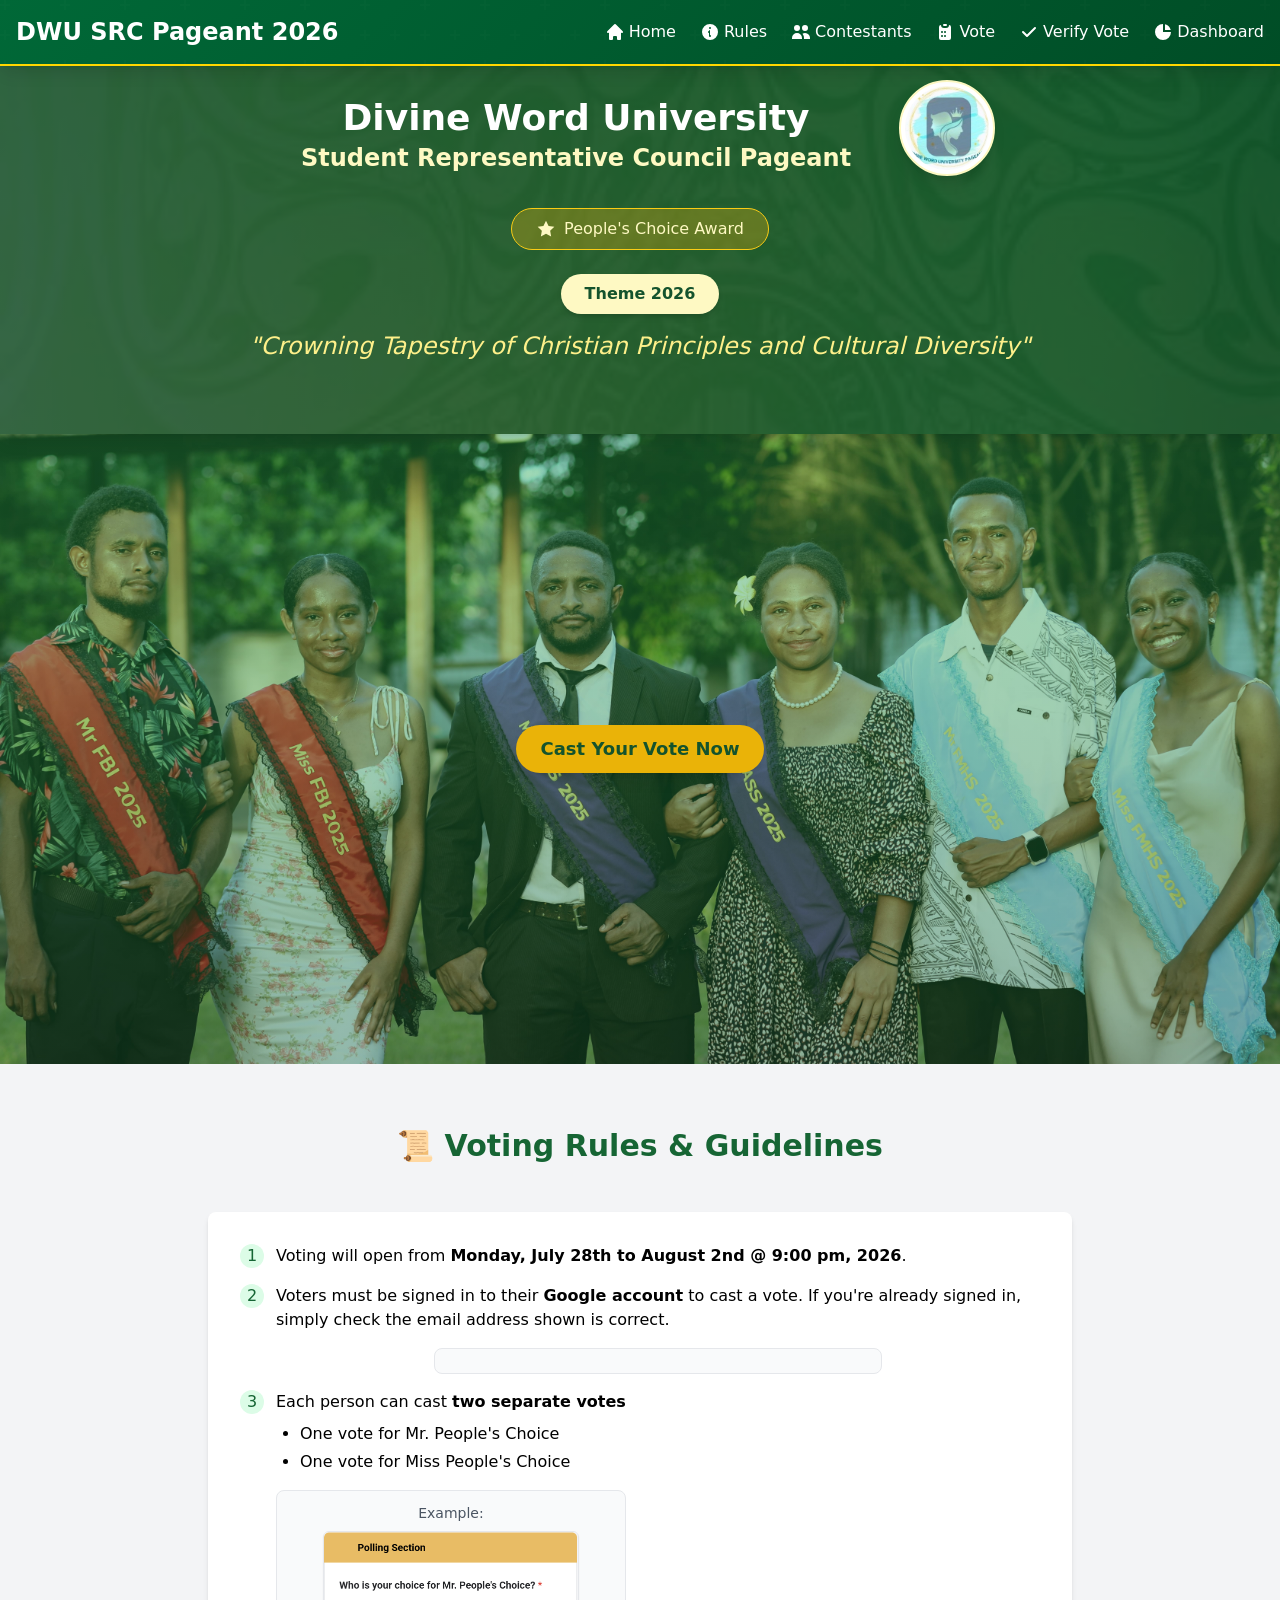
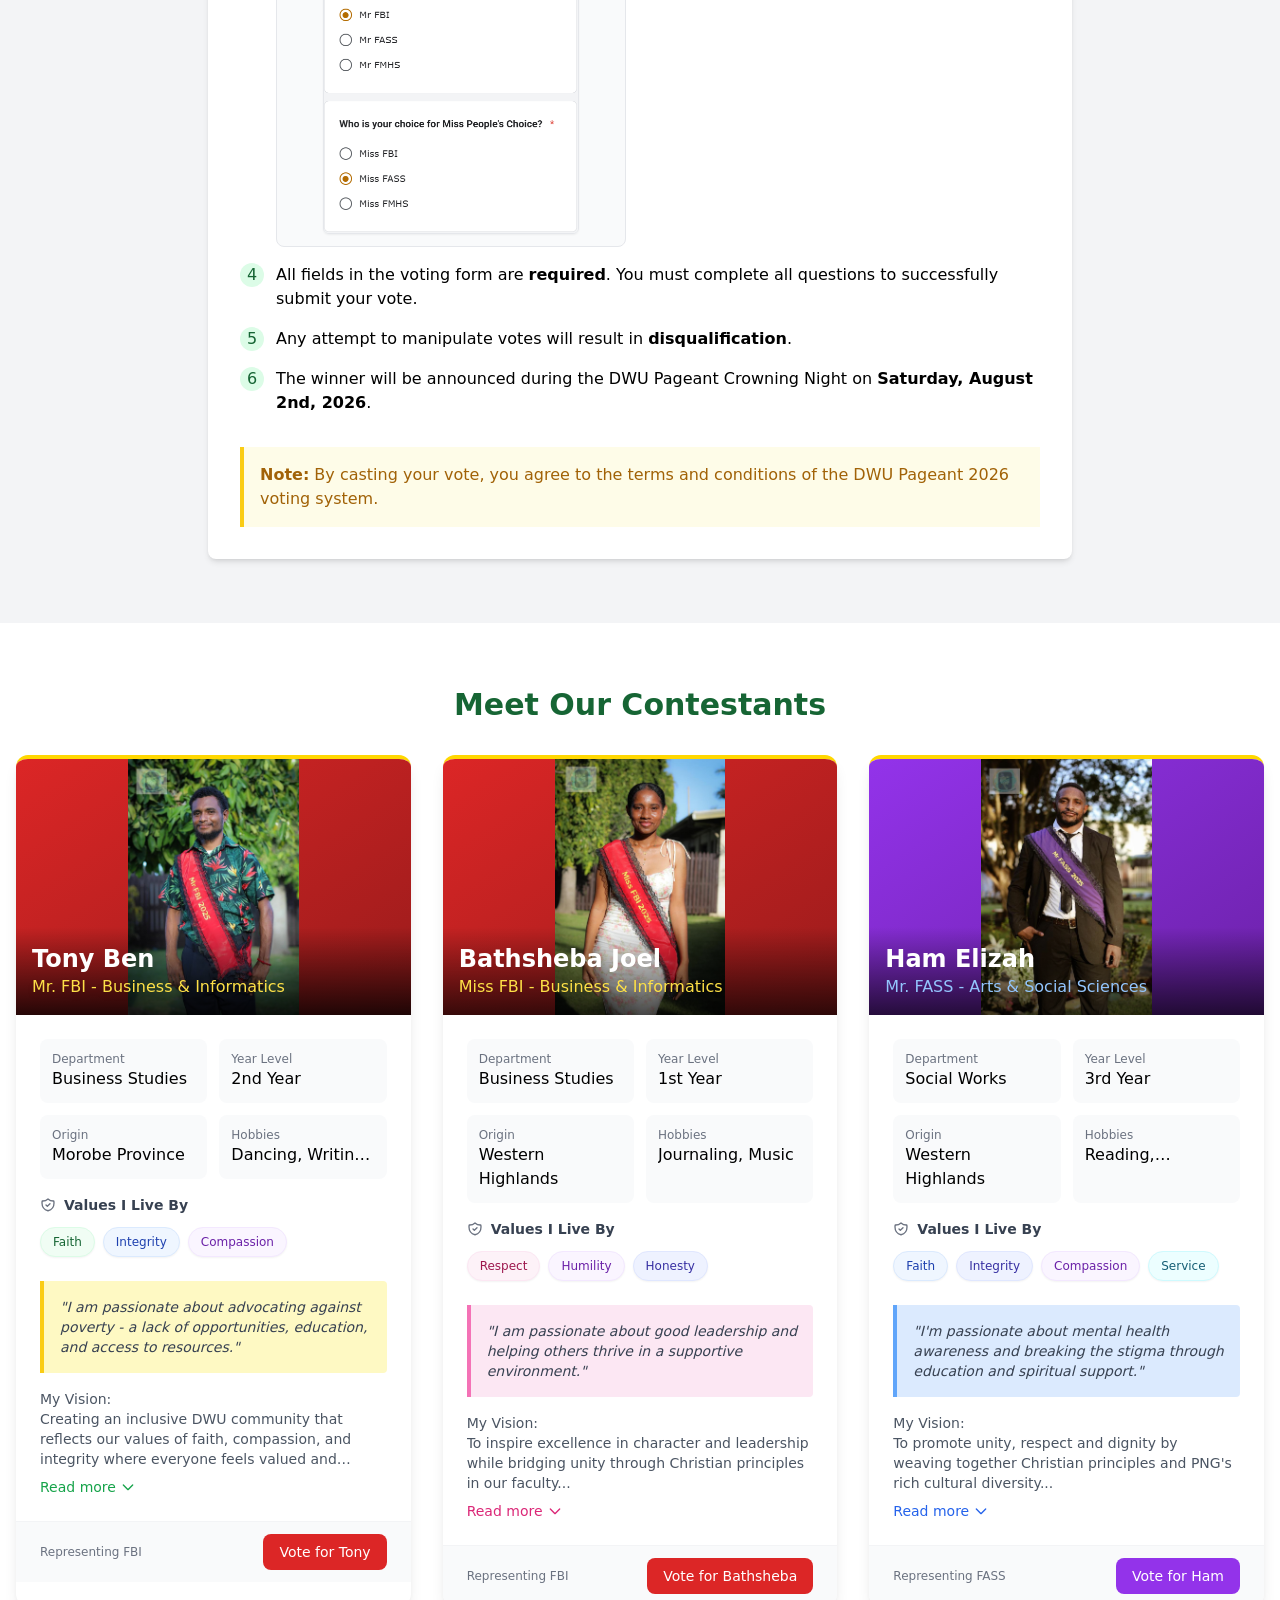
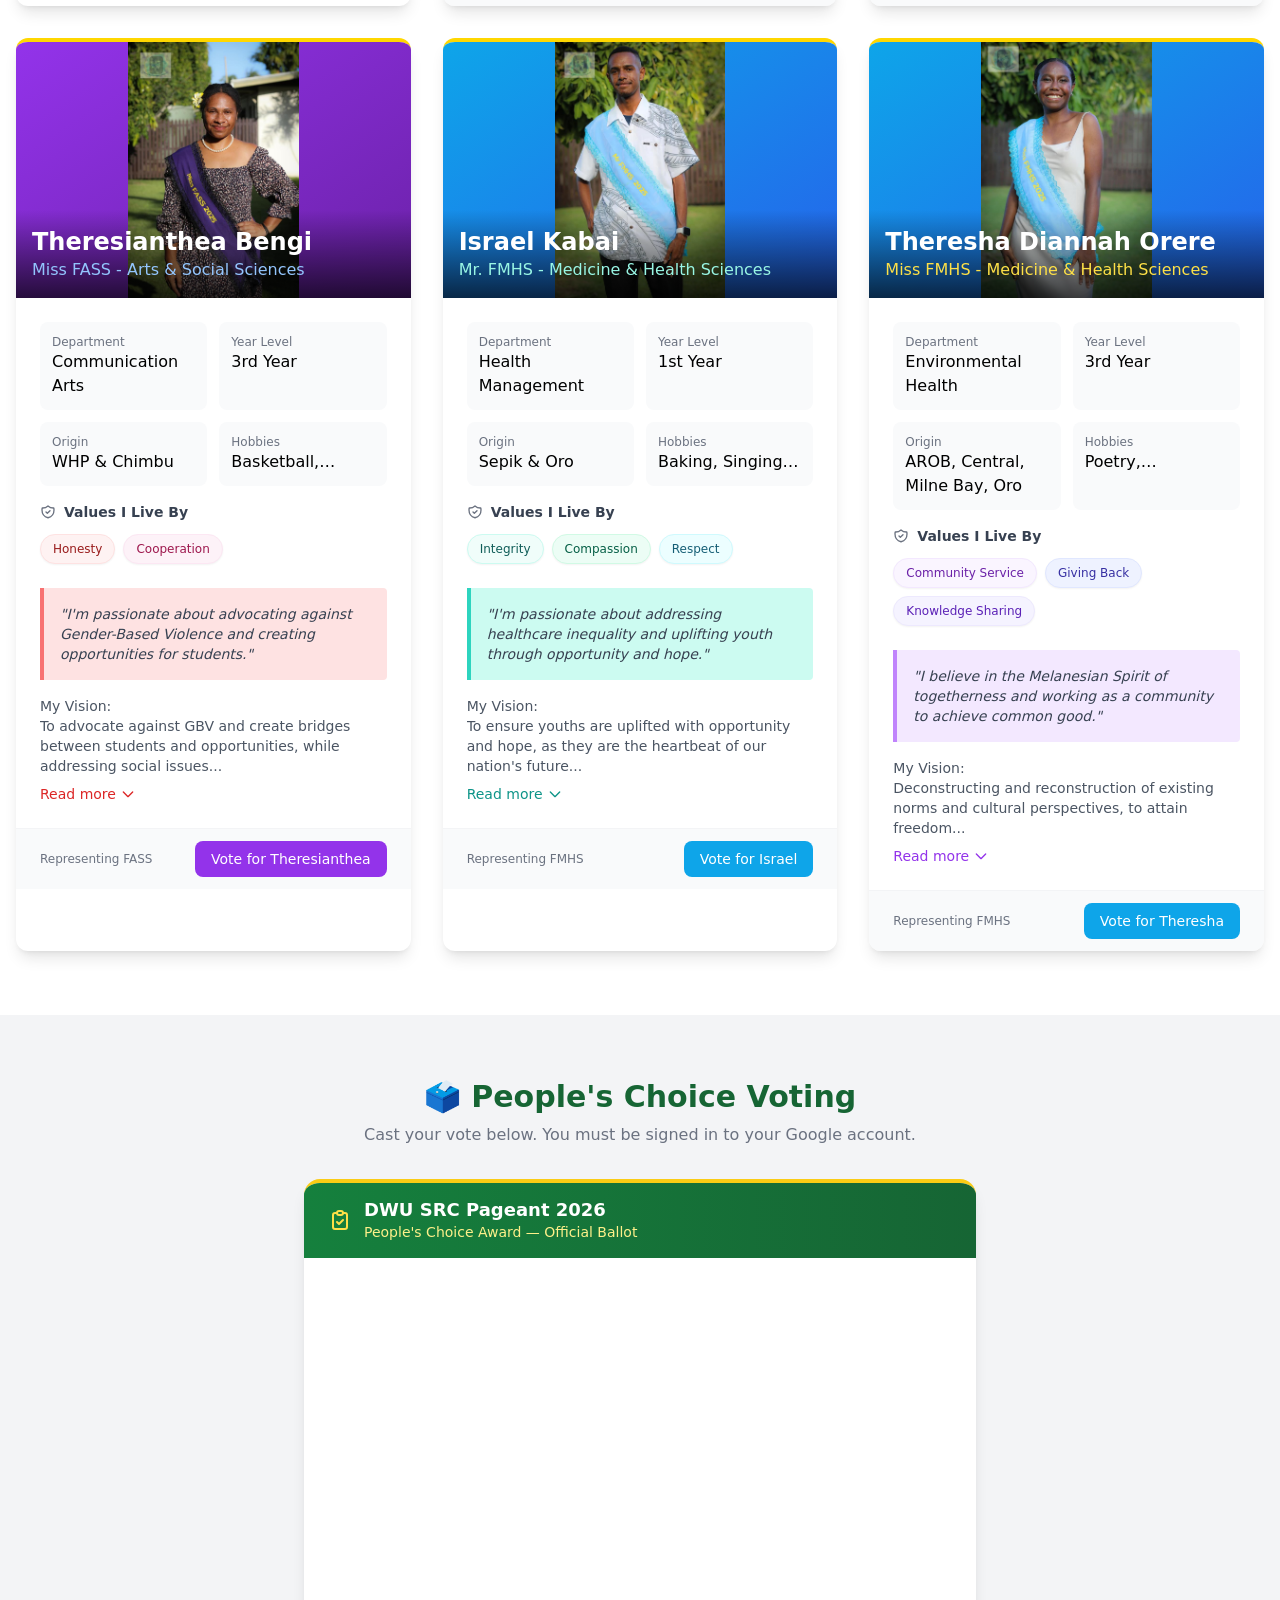
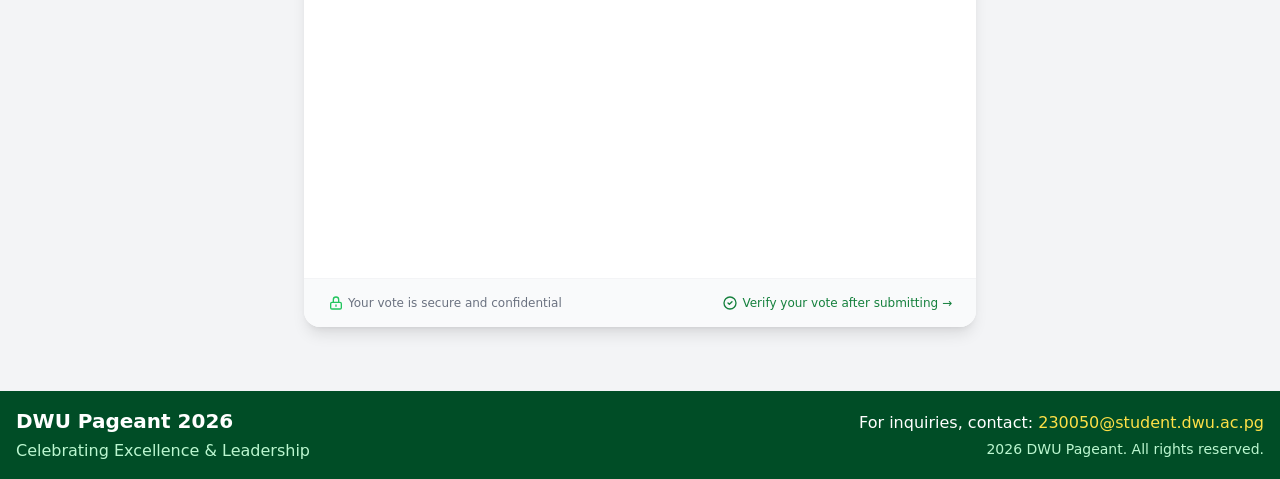
<file: index.html>
<!DOCTYPE html>
<html lang="en">
<head>
    <meta charset="UTF-8">
    <meta name="viewport" content="width=device-width, initial-scale=1.0">
    <title>DWU Pageant 2026 - People's Choice Voting</title>
    <script src="./css/style.css"></script>

    <style>
        :root {
            --dwu-green: #006837;
            --dwu-gold: #FFD700;
            --dwu-light-gold: #FFF9C4;
            --dwu-dark-green: #004d26;
        }
        html {
            scroll-behavior: smooth;
            scroll-padding-top: 5rem;
        }
        section {
            min-height: 100vh;
            padding-top: 5rem;
        }
        .contestant-card {
            border-top: 4px solid var(--dwu-gold);
            transition: transform 0.3s ease, box-shadow 0.3s ease;
        }

        .slide {
            position: absolute;
            top: 50%;
            left: 50%;
            transform: translate(-50%, -50%);
            min-width: 100%;
            min-height: 100%;
            width: auto;
            height: auto;
            background-size: contain;
            background-position: center center;
            background-repeat: no-repeat;
            opacity: 0;
            transition: opacity 1.5s ease-in-out;
            background-color: #000;
        }
        
        .slide.active {
            opacity: 1;
        }
        
        .contestant-card {
            transition: transform 0.3s ease, box-shadow 0.3s ease;
        }

        .line-clamp-3 {
            display: -webkit-box;
            -webkit-line-clamp: 3;
            -webkit-box-orient: vertical;
            overflow: hidden;
        }
        .read-more {
            color: #1a5f7a;
            font-weight: 500;
            cursor: pointer;
            display: inline-flex;
            align-items: center;
            margin-top: 0.5rem;
        }
        .read-more:hover {
            text-decoration: underline;
        }
        .read-more svg {
            margin-left: 0.25rem;
            transition: transform 0.3s ease;
        }
        .read-more.expanded svg {
            transform: rotate(180deg);
        }
        
        .contestant-image-container {
            height: 0;
            padding-bottom: 100%;
            position: relative;
            overflow: hidden;
        }
        
        .contestant-image {
            position: absolute;
            top: 0;
            left: 0;
            width: 100%;
            height: 100%;
            object-fit: cover;
            object-position: center top;
            transition: transform 0.3s ease;
            outline: none !important;
            -webkit-tap-highlight-color: transparent;
        }
        
        .contestant-image:focus {
            outline: none !important;
            box-shadow: none !important;
        }
        
        @media (max-width: 767px) {
            .contestant-card {
                margin: 0 auto;
                max-width: 100%;
            }
            .contestant-image-container {
                padding-bottom: 120%;
            }
        }
    </style>
</head>
<body class="font-sans bg-gradient-to-b from-gray-50 to-gray-100">

    <!-- Navigation Bar -->
    <nav class="text-white p-4 fixed w-full z-20 top-0 shadow-lg border-b-2 border-[#FFD700]" style="background: linear-gradient(135deg, #006837 0%, #004d26 100%);">
        <div class="absolute inset-0 opacity-5" style="background-image: url('data:image/svg+xml,%3Csvg width=\'60\' height=\'60\' viewBox=\'0 0 60 60\' xmlns=\'http://www.w3.org/2000/svg\'%3E%3Cg fill=\'%23ffffff\' fill-opacity=\'0.2\' fill-rule=\'evenodd\'%3E%3Cpath d=\'M36 34v-4h-2v4h-4v2h4v4h2v-4h4v-2H36zM6 34v-4H4v4H0v2h4v4h2v-4h4v-2H6zM6 4V0H4v4H0v2h4v4h2V6h4V4H6z\'/%3E%3C/g%3E%3C/svg%3E');"></div>
        <div class="container mx-auto flex justify-between items-center relative">
            <h1 class="text-2xl font-bold">DWU SRC Pageant 2026</h1>
            <ul class="hidden md:flex space-x-6 text-white">
                <li>
                    <a href="#home" class="flex items-center hover:text-yellow-300 transition duration-300">
                        <svg xmlns="http://www.w3.org/2000/svg" class="h-5 w-5 mr-1" viewBox="0 0 20 20" fill="currentColor">
                            <path d="M10.707 2.293a1 1 0 00-1.414 0l-7 7a1 1 0 001.414 1.414L4 10.414V17a1 1 0 001 1h2a1 1 0 001-1v-2a1 1 0 011-1h2a1 1 0 011 1v2a1 1 0 001 1h2a1 1 0 001-1v-6.586l.293.293a1 1 0 001.414-1.414l-7-7z" />
                        </svg>
                        Home
                    </a>
                </li>
                <li>
                    <a href="#rules" class="flex items-center hover:text-yellow-300 transition duration-300">
                        <svg xmlns="http://www.w3.org/2000/svg" class="h-5 w-5 mr-1" viewBox="0 0 20 20" fill="currentColor">
                            <path fill-rule="evenodd" d="M18 10a8 8 0 11-16 0 8 8 0 0116 0zm-7-4a1 1 0 11-2 0 1 1 0 012 0zM9 9a1 1 0 000 2v3a1 1 0 001 1h.01a1 1 0 100-2H10V9a1 1 0 00-1-1z" clip-rule="evenodd" />
                        </svg>
                        Rules
                    </a>
                </li>
                <li>
                    <a href="#contestants" class="flex items-center hover:text-yellow-300 transition duration-300">
                        <svg xmlns="http://www.w3.org/2000/svg" class="h-5 w-5 mr-1" viewBox="0 0 20 20" fill="currentColor">
                            <path d="M9 6a3 3 0 11-6 0 3 3 0 016 0zM17 6a3 3 0 11-6 0 3 3 0 016 0zM12.93 17c.046-.327.07-.66.07-1a6.97 6.97 0 00-1.5-4.33A5 5 0 0119 16v1h-6.07zM6 11a5 5 0 015 5v1H1v-1a5 5 0 015-5z" />
                        </svg>
                        Contestants
                    </a>
                </li>
                <li>
                    <a href="#vote" class="flex items-center hover:text-yellow-300 transition duration-300">
                        <svg xmlns="http://www.w3.org/2000/svg" class="h-5 w-5 mr-1" viewBox="0 0 20 20" fill="currentColor">
                            <path d="M9 2a1 1 0 000 2h2a1 1 0 100-2H9z" />
                            <path fill-rule="evenodd" d="M4 5a2 2 0 012-2 3 3 0 003 3h2a3 3 0 003-3 2 2 0 012 2v11a2 2 0 01-2 2H6a2 2 0 01-2-2V5zm3 4a1 1 0 000 2h.01a1 1 0 100-2H7zm3 0a1 1 0 000 2h.01a1 1 0 100-2H10zm-3 4a1 1 0 100 2h.01a1 1 0 100-2H7zm3 0a1 1 0 100 2h.01a1 1 0 100-2H10z" clip-rule="evenodd" />
                        </svg>
                        Vote
                    </a>
                </li>
                <li>
                    <a class='flex items-center hover:text-yellow-300 transition duration-300' href='verification.html'>
                        <svg xmlns="http://www.w3.org/2000/svg" class="h-5 w-5 mr-1" viewBox="0 0 20 20" fill="currentColor">
                            <path fill-rule="evenodd" d="M16.707 5.293a1 1 0 010 1.414l-8 8a1 1 0 01-1.414 0l-4-4a1 1 0 011.414-1.414L8 12.586l7.293-7.293a1 1 0 011.414 0z" clip-rule="evenodd" />
                        </svg>
                        Verify Vote
                    </a>
                </li>
                <li>
                    <a href="dashboard.html" class="flex items-center hover:text-yellow-300 transition duration-300">
                        <svg xmlns="http://www.w3.org/2000/svg" class="h-5 w-5 mr-1" viewBox="0 0 20 20" fill="currentColor">
                            <path d="M2 10a8 8 0 018-8v8h8a8 8 0 11-16 0z" />
                            <path d="M12 2.252A8.014 8.014 0 0117.748 8H12V2.252z" />
                        </svg>
                        <span class="hidden sm:inline">Dashboard</span>
                    </a>
                </li>
            </ul>
  
            <!-- Mobile menu button -->
            <button class="md:hidden text-2xl z-30" id="mobile-menu-button" aria-label="Toggle menu">☰</button>
        </div>

      </nav>

        <!-- Mobile menu -->
        <div id="mobile-menu" class="md:hidden hidden fixed top-16 left-0 right-0 bg-green-800 py-2 px-4 shadow-lg z-[9999]" style="transform: translateZ(9999px);">
            <ul class="space-y-1.5 text-white">
                <li><a href="#home" class="flex items-center hover:text-white transition duration-300 py-1.5">
                    <svg xmlns="http://www.w3.org/2000/svg" class="h-5 w-5 mr-2" viewBox="0 0 20 20" fill="currentColor">
                        <path d="M10.707 2.293a1 1 0 00-1.414 0l-7 7a1 1 0 001.414 1.414L4 10.414V17a1 1 0 001 1h2a1 1 0 001-1v-2a1 1 0 011-1h2a1 1 0 011 1v2a1 1 0 001 1h2a1 1 0 001-1v-6.586l.293.293a1 1 0 001.414-1.414l-7-7z" />
                    </svg>
                    Home
                </a></li>
                <li><a href="#rules" class="flex items-center hover:text-white transition duration-300 py-1.5">
                    <svg xmlns="http://www.w3.org/2000/svg" class="h-5 w-5 mr-2" viewBox="0 0 20 20" fill="currentColor">
                        <path fill-rule="evenodd" d="M18 10a8 8 0 11-16 0 8 8 0 0116 0zm-7-4a1 1 0 11-2 0 1 1 0 012 0zM9 9a1 1 0 000 2v3a1 1 0 001 1h.01a1 1 0 100-2H10V9a1 1 0 00-1-1z" clip-rule="evenodd" />
                    </svg>
                    Rules
                </a></li>
                <li><a href="#contestants" class="flex items-center hover:text-white transition duration-300 py-1.5">
                    <svg xmlns="http://www.w3.org/2000/svg" class="h-5 w-5 mr-2" viewBox="0 0 20 20" fill="currentColor">
                        <path d="M9 6a3 3 0 11-6 0 3 3 0 016 0zM17 6a3 3 0 11-6 0 3 3 0 016 0zM12.93 17c.046-.327.07-.66.07-1a6.97 6.97 0 00-1.5-4.33A5 5 0 0119 16v1h-6.07zM6 11a5 5 0 015 5v1H1v-1a5 5 0 015-5z" />
                    </svg>
                    Contestants
                </a></li>
                <li><a href="#vote" class="flex items-center hover:text-white transition duration-300 py-1.5">
                    <svg xmlns="http://www.w3.org/2000/svg" class="h-5 w-5 mr-2" viewBox="0 0 20 20" fill="currentColor">
                        <path d="M9 2a1 1 0 000 2h2a1 1 0 100-2H9z" />
                        <path fill-rule="evenodd" d="M4 5a2 2 0 012-2 3 3 0 003 3h2a3 3 0 003-3 2 2 0 012 2v11a2 2 0 01-2 2H6a2 2 0 01-2-2V5zm3 4a1 1 0 000 2h.01a1 1 0 100-2H7zm3 0a1 1 0 000 2h.01a1 1 0 100-2H10zm-3 4a1 1 0 100 2h.01a1 1 0 100-2H7zm3 0a1 1 0 100 2h.01a1 1 0 100-2H10z" clip-rule="evenodd" />
                    </svg>
                    Vote
                </a></li>
                <li><a href="verification.html" class="flex items-center hover:text-white transition duration-300 py-1.5">
                    <svg xmlns="http://www.w3.org/2000/svg" class="h-5 w-5 mr-2" viewBox="0 0 20 20" fill="currentColor">
                        <path fill-rule="evenodd" d="M16.707 5.293a1 1 0 010 1.414l-8 8a1 1 0 01-1.414 0l-4-4a1 1 0 011.414-1.414L8 12.586l7.293-7.293a1 1 0 011.414 0z" clip-rule="evenodd" />
                    </svg>
                    Verify Vote
                </a></li>
                <li><a href="dashboard.html" class="flex items-center hover:text-white transition duration-300 py-1.5">
                    <svg xmlns="http://www.w3.org/2000/svg" class="h-5 w-5 mr-2" viewBox="0 0 20 20" fill="currentColor">
                        <path d="M2 10a8 8 0 018-8v8h8a8 8 0 11-16 0z" />
                        <path d="M12 2.252A8.014 8.014 0 0117.748 8H12V2.252z" />
                    </svg>
                    Live Dashboard
                </a></li>
            </ul>
        </div>
    </nav>

    <!-- Pageant Header with Background Image -->
    <div class="relative bg-cover bg-center text-white pt-16 pb-10 md:pt-20 md:pb-12 shadow-lg overflow-hidden" style="background-image: linear-gradient(rgba(0, 60, 30, 0.7), rgba(0, 40, 20, 0.6)), url('media/background.jpg'); background-size: cover; background-position: center center; background-attachment: fixed;">
        <div class="absolute inset-0 bg-green-900/40 z-0"></div>
        <div class="container mx-auto px-6 relative z-10">
            <div class="flex flex-col items-center">
                <div class="flex items-center justify-center w-full max-w-5xl mx-auto mb-8 space-x-4 md:space-x-8">
                    <div class="text-center px-4 mt-4">
                        <h1 class="text-2xl md:text-3xl lg:text-4xl font-bold text-white leading-tight">Divine Word University</h1>
                        <h2 class="text-lg md:text-xl lg:text-2xl font-semibold text-yellow-100 mt-1">Student Representative Council Pageant</h2>
                    </div>
                    <div class="flex-shrink-0">
                        <div class="relative h-20 w-20 md:h-24 md:w-24 rounded-full bg-white p-1 shadow-lg border-2 border-yellow-100">
                            <img src="media/src-logo.jpg" alt="SRC Logo" class="h-full w-full rounded-full object-cover">
                        </div>
                    </div>
                </div>
                    <div class="mb-6">
                        <div class="inline-flex items-center bg-yellow-500 bg-opacity-30 border border-yellow-400 text-yellow-100 px-6 py-2 rounded-full text-sm md:text-base font-medium transform transition-transform hover:scale-105">
                            <svg xmlns="http://www.w3.org/2000/svg" class="h-5 w-5 mr-2" fill="currentColor" viewBox="0 0 24 24">
                                <path d="M12 2l3.09 6.26L22 9.27l-5 4.87 1.18 6.88L12 17.77l-6.18 3.25L7 14.14 2 9.27l6.91-1.01L12 2z"/>
                            </svg>
                            People's Choice Award
                        </div>
                    </div>
                    <div class="mb-6 text-center">
                        <span class="inline-flex items-center justify-center bg-yellow-100 text-green-900 px-6 py-2 rounded-full text-sm md:text-base font-semibold shadow-md transform transition-transform hover:scale-105">
                            Theme 2026
                        </span>
                        <p class="text-xl md:text-2xl font-medium italic text-yellow-200 mt-4 px-4">
                            "Crowning Tapestry of Christian Principles and Cultural Diversity"
                        </p>
                    </div>
                </div>
            </div>
            </div>
        </div>
    </div>

    <!-- Home Section with Slideshow Background -->
    <section id="home" class="relative flex items-center justify-center text-center p-6 min-h-[60vh] md:min-h-[70vh] mt-0 w-full">
        <div class="absolute inset-0 w-full h-full -z-10">
            <div class="slideshow-container w-full h-full">
                <div class="slide active" style="background-image: url('media/dwu-pageant-2025.jpg'); background-size: cover; background-position: center 40%; background-repeat: no-repeat; width: 100%; height: 100%; object-fit: cover;"></div>
                <div class="absolute inset-0 bg-gradient-to-b from-green-600/40 to-green-800/40"></div>
            </div>
        </div>
        <div class="relative z-10 max-w-4xl mx-auto text-white">
            <a href="#vote" class="inline-block bg-yellow-500 hover:bg-yellow-600 text-green-900 font-bold py-2.5 px-6 rounded-full text-base md:text-lg transition-all transform hover:scale-105 shadow-lg">
                Cast Your Vote Now
            </a>
        </div>
    </section>

    <!-- Rules Section -->
    <section id="rules" class="py-16 bg-gray-100">
        <div class="container mx-auto px-4 max-w-4xl">
            <h2 class="text-3xl font-bold text-center mb-12 text-green-800">📜 Voting Rules & Guidelines</h2>
            <div class="bg-white p-8 rounded-lg shadow-md">
                <ul class="space-y-4">
                    <li class="flex items-start">
                        <span class="bg-green-100 text-green-800 rounded-full w-6 h-6 flex items-center justify-center flex-shrink-0 mr-3">1</span>
                        <span>Voting will open from <strong>Monday, July 28th to August 2nd @ 9:00 pm, 2026</strong>.</span>
                    </li>
                    <li class="flex items-start">
                        <span class="bg-green-100 text-green-800 rounded-full w-6 h-6 flex items-center justify-center flex-shrink-0 mr-3">2</span>
                        <div>
                            <div>Voters must be signed in to their <strong>Google account</strong> to cast a vote. If you're already signed in, simply check the email address shown is correct.</div>
                            <div class="mt-4 p-3 bg-gray-50 rounded-lg border border-gray-200 max-w-md mx-auto"></div>
                        </div>
                    </li>
                    <li class="flex items-start">
                        <span class="bg-green-100 text-green-800 rounded-full w-6 h-6 flex items-center justify-center flex-shrink-0 mr-3">3</span>
                        <div>
                            <div>Each person can cast <strong>two separate votes</strong>
                                <ul class="list-disc pl-6 mt-2 space-y-1">
                                   <li>One vote for Mr. People's Choice</li> 
                                   <li>One vote for Miss People's Choice</li>
                                </ul>
                            </div>
                            <div class="mt-4 p-3 bg-gray-50 rounded-lg border border-gray-200 max-w-md mx-auto">
                                <p class="text-sm text-gray-600 mb-2 text-center">Example:</p>
                                <img src="media/vote.png" alt="Voting Example" class="w-64 h-auto mx-auto rounded-md shadow-sm border border-gray-200">
                            </div>
                        </div>
                    </li>
                    <li class="flex items-start">
                        <span class="bg-green-100 text-green-800 rounded-full w-6 h-6 flex items-center justify-center flex-shrink-0 mr-3">4</span>
                        <span>All fields in the voting form are <strong>required</strong>. You must complete all questions to successfully submit your vote.</span>
                    </li>
                    <li class="flex items-start">
                        <span class="bg-green-100 text-green-800 rounded-full w-6 h-6 flex items-center justify-center flex-shrink-0 mr-3">5</span>
                        <span>Any attempt to manipulate votes will result in <strong>disqualification</strong>.</span>
                    </li>
                    <li class="flex items-start">
                        <span class="bg-green-100 text-green-800 rounded-full w-6 h-6 flex items-center justify-center flex-shrink-0 mr-3">6</span>
                        <span>The winner will be announced during the DWU Pageant Crowning Night on <strong>Saturday, August 2nd, 2026</strong>.</span>
                    </li>
                </ul>
                <div class="mt-8 p-4 bg-yellow-50 border-l-4 border-yellow-400">
                    <p class="text-yellow-700">
                        <strong>Note:</strong> By casting your vote, you agree to the terms and conditions of the DWU Pageant 2026 voting system.
                    </p>
                </div>
            </div>
        </div>
    </section>

    <!-- Contestants Section -->
    <section id="contestants" class="py-16 bg-white">
        <div class="container mx-auto px-4">
            <h2 class="text-3xl font-bold text-center mb-8 text-green-800">Meet Our Contestants</h2>

            <div class="grid grid-cols-1 md:grid-cols-2 lg:grid-cols-3 gap-8">

                <!-- Contestant Card 1 - Tony Ben -->
                <div class="contestant-card bg-white rounded-xl shadow-lg overflow-hidden hover:shadow-xl transition-shadow duration-300">
                    <div class="relative">
                        <div class="h-64 w-full overflow-hidden bg-gradient-to-br from-red-600 to-red-800">
                            <div class="h-full w-full flex items-center justify-center">
                                <img src="media/Mr_FBI.jpg" alt="Tony Ben" class="max-h-full max-w-full object-contain">
                            </div>
                        </div>
                        <div class="absolute bottom-0 left-0 right-0 bg-gradient-to-t from-black/80 to-transparent p-4">
                            <h3 class="text-2xl font-bold text-white">Tony Ben</h3>
                            <p class="text-yellow-300 font-medium drop-shadow-md">Mr. FBI - Business & Informatics</p>
                        </div>
                    </div>
                    <div class="p-6">
                        <div class="grid grid-cols-2 gap-3 mb-4">
                            <div class="bg-gray-50 p-3 rounded-lg"><p class="text-xs text-gray-500 font-medium">Department</p><p class="font-medium">Business Studies</p></div>
                            <div class="bg-gray-50 p-3 rounded-lg"><p class="text-xs text-gray-500 font-medium">Year Level</p><p class="font-medium">2nd Year</p></div>
                            <div class="bg-gray-50 p-3 rounded-lg"><p class="text-xs text-gray-500 font-medium">Origin</p><p class="font-medium">Morobe Province</p></div>
                            <div class="bg-gray-50 p-3 rounded-lg"><p class="text-xs text-gray-500 font-medium">Hobbies</p><p class="font-medium line-clamp-1">Dancing, Writing, Soccer</p></div>
                        </div>
                        <div class="mb-6">
                            <h4 class="text-sm font-bold text-gray-700 mb-3 flex items-center"><svg class="w-4 h-4 mr-2 text-gray-500" fill="none" stroke="currentColor" viewBox="0 0 24 24"><path stroke-linecap="round" stroke-linejoin="round" stroke-width="2" d="M9 12l2 2 4-4m5.618-4.016A11.955 11.955 0 0112 2.944a11.955 11.955 0 01-8.618 3.04A12.02 12.02 0 003 9c0 5.591 3.824 10.29 9 11.622 5.176-1.332 9-6.03 9-11.622 0-1.042-.133-2.052-.382-3.016z"></path></svg>Values I Live By</h4>
                            <div class="flex flex-wrap gap-2">
                                <span class="px-3 py-1.5 bg-green-50 text-green-800 text-xs font-medium rounded-full border border-green-100 shadow-sm">Faith</span>
                                <span class="px-3 py-1.5 bg-blue-50 text-blue-800 text-xs font-medium rounded-full border border-blue-100 shadow-sm">Integrity</span>
                                <span class="px-3 py-1.5 bg-purple-50 text-purple-800 text-xs font-medium rounded-full border border-purple-100 shadow-sm">Compassion</span>
                            </div>
                        </div>
                        <div class="bg-yellow-100 border-l-4 border-yellow-400 p-4 mb-4 rounded-r"><p class="text-sm text-gray-700 italic">"I am passionate about advocating against poverty - a lack of opportunities, education, and access to resources."</p></div>
                        <div class="relative">
                            <div class="text-sm text-gray-600 mb-2">
                                <p class="font-medium">My Vision:</p>
                                <p id="vision-short" class="line-clamp-3">Creating an inclusive DWU community that reflects our values of faith, compassion, and integrity where everyone feels valued and heard...</p>
                                <div id="vision-full" class="hidden mt-2 space-y-4">
                                    <p>I aim to create a campus that reflects our values of faith, compassion, and integrity. I want to create an inclusive community where everyone feels valued and heard.</p>
                                    <p>By fostering strong connections and supporting one another, we can inspire each other to pursue our passions while upholding our shared values.</p>
                                    <p>Together, we can build a caring and uplifting environment at Divine Word University.</p>
                                    <div class="bg-blue-50 border-l-4 border-blue-400 p-4 rounded-r mt-4"><h4 class="font-semibold text-blue-800 mb-2">My Passion</h4><p class="text-blue-700">I am passionate about advocating against poverty, which is a current social issue. I believe that poverty is not just a lack of money but also a lack of opportunities, education, and access to resources.</p></div>
                                    <div class="bg-green-50 border-l-4 border-green-400 p-4 rounded-r"><h4 class="font-semibold text-green-800 mb-2">Why I'm Contesting</h4><p class="text-green-700">I am contesting for this pageant because my faculty believes in my potential and has encouraged me to take on this challenge. Their trust inspires me to showcase my talents and represent my faculty with confidence and integrity.</p></div>
                                </div>
                            </div>
                            <button class="text-green-600 hover:text-green-800 text-sm font-medium flex items-center" onclick="toggleVision()">
                                <span id="read-more-text">Read more</span>
                                <svg id="read-more-arrow" class="w-4 h-4 ml-1 transform transition-transform" fill="none" stroke="currentColor" viewBox="0 0 24 24"><path stroke-linecap="round" stroke-linejoin="round" stroke-width="2" d="M19 9l-7 7-7-7"></path></svg>
                            </button>
                        </div>
                        <script>
                        function toggleVision(contestant) {
                            const fullText = document.getElementById(`vision-full${contestant ? '-' + contestant : ''}`);
                            const shortText = document.getElementById(`vision-short${contestant ? '-' + contestant : ''}`);
                            const btnText = document.getElementById(`read-more-text${contestant ? '-' + contestant : ''}`);
                            const arrow = document.getElementById(`read-more-arrow${contestant ? '-' + contestant : ''}`);
                            if (fullText.classList.contains('hidden')) {
                                fullText.classList.remove('hidden');
                                if (shortText) shortText.classList.add('hidden');
                                if (btnText) btnText.textContent = 'Read less';
                                if (arrow) arrow.classList.add('rotate-180');
                            } else {
                                fullText.classList.add('hidden');
                                if (shortText) shortText.classList.remove('hidden');
                                if (btnText) btnText.textContent = 'Read more';
                                if (arrow) arrow.classList.remove('rotate-180');
                            }
                        }
                        </script>
                    </div>
                    <div class="border-t border-gray-100 px-6 py-3 bg-gray-50">
                        <div class="flex justify-between items-center">
                            <span class="text-xs text-gray-500">Representing FBI</span>
                            <a href="#vote" class="text-white bg-red-600 hover:bg-red-700 focus:ring-4 focus:ring-red-300 font-medium rounded-lg text-sm px-4 py-2 text-center transition-colors">Vote for Tony</a>
                        </div>
                    </div>
                </div>

                <!-- Contestant Card 2 - Bathsheba Joel -->
                <div class="contestant-card bg-white rounded-xl shadow-lg overflow-hidden hover:shadow-xl transition-shadow duration-300">
                    <div class="relative">
                        <div class="h-64 w-full overflow-hidden bg-gradient-to-br from-red-600 to-red-800">
                            <div class="h-full w-full flex items-center justify-center"><img src="media/Miss_FBI.jpg" alt="Bathsheba Joel" class="max-h-full max-w-full object-contain"></div>
                        </div>
                        <div class="absolute bottom-0 left-0 right-0 bg-gradient-to-t from-black/70 to-transparent p-4">
                            <h3 class="text-2xl font-bold text-white">Bathsheba Joel</h3>
                            <p class="text-yellow-300 font-medium">Miss FBI - Business & Informatics</p>
                        </div>
                    </div>
                    <div class="p-6">
                        <div class="grid grid-cols-2 gap-3 mb-4">
                            <div class="bg-gray-50 p-3 rounded-lg"><p class="text-xs text-gray-500 font-medium">Department</p><p class="font-medium">Business Studies</p></div>
                            <div class="bg-gray-50 p-3 rounded-lg"><p class="text-xs text-gray-500 font-medium">Year Level</p><p class="font-medium">1st Year</p></div>
                            <div class="bg-gray-50 p-3 rounded-lg"><p class="text-xs text-gray-500 font-medium">Origin</p><p class="font-medium">Western Highlands</p></div>
                            <div class="bg-gray-50 p-3 rounded-lg"><p class="text-xs text-gray-500 font-medium">Hobbies</p><p class="font-medium line-clamp-1">Journaling, Music</p></div>
                        </div>
                        <div class="mb-6">
                            <h4 class="text-sm font-bold text-gray-700 mb-3 flex items-center"><svg class="w-4 h-4 mr-2 text-gray-500" fill="none" stroke="currentColor" viewBox="0 0 24 24"><path stroke-linecap="round" stroke-linejoin="round" stroke-width="2" d="M9 12l2 2 4-4m5.618-4.016A11.955 11.955 0 0112 2.944a11.955 11.955 0 01-8.618 3.04A12.02 12.02 0 003 9c0 5.591 3.824 10.29 9 11.622 5.176-1.332 9-6.03 9-11.622 0-1.042-.133-2.052-.382-3.016z"></path></svg>Values I Live By</h4>
                            <div class="flex flex-wrap gap-2">
                                <span class="px-3 py-1.5 bg-pink-50 text-pink-800 text-xs font-medium rounded-full border border-pink-100 shadow-sm">Respect</span>
                                <span class="px-3 py-1.5 bg-purple-50 text-purple-800 text-xs font-medium rounded-full border border-purple-100 shadow-sm">Humility</span>
                                <span class="px-3 py-1.5 bg-indigo-50 text-indigo-800 text-xs font-medium rounded-full border border-indigo-100 shadow-sm">Honesty</span>
                            </div>
                        </div>
                        <div class="bg-pink-100 border-l-4 border-pink-400 p-4 mb-4 rounded-r"><p class="text-sm text-gray-700 italic">"I am passionate about good leadership and helping others thrive in a supportive environment."</p></div>
                        <div class="relative">
                            <div class="text-sm text-gray-600 mb-2">
                                <p class="font-medium">My Vision:</p>
                                <p id="vision-short-bathsheba" class="line-clamp-3">To inspire excellence in character and leadership while bridging unity through Christian principles in our faculty...</p>
                                <div id="vision-full-bathsheba" class="hidden mt-2 space-y-4">
                                    <p>My vision is to bring positive change in my faculty. I aim to inspire my fellow course mates to pursue excellence not just academically, but in character and leadership as well.</p>
                                    <p>My goal is to be the bridge to unity where Christian principles are practiced in our daily lives, creating an environment where everyone can grow and succeed together.</p>
                                    <div class="bg-purple-50 border-l-4 border-purple-400 p-4 rounded-r mt-4"><h4 class="font-semibold text-purple-800 mb-2">My Passion</h4><p class="text-purple-700">I am passionate about good leadership and helping others. I strive to make a positive impact by inspiring and motivating others, providing a supporting environment where everyone can thrive.</p></div>
                                    <div class="bg-indigo-50 border-l-4 border-indigo-400 p-4 rounded-r"><h4 class="font-semibold text-indigo-800 mb-2">Why I'm Contesting</h4><p class="text-indigo-700">I believe this pageant is not just about showcasing beauty but about being the voice of those who deserve to be heard. It's an opportunity to represent my community with pride and make positive change through advocacy and leadership.</p></div>
                                </div>
                            </div>
                            <button onclick="toggleVision('bathsheba')" class="text-pink-600 hover:text-pink-800 text-sm font-medium flex items-center">
                                <span id="read-more-text-bathsheba">Read more</span>
                                <svg id="read-more-arrow-bathsheba" class="w-4 h-4 ml-1 transform transition-transform" fill="none" stroke="currentColor" viewBox="0 0 24 24"><path stroke-linecap="round" stroke-linejoin="round" stroke-width="2" d="M19 9l-7 7-7-7"></path></svg>
                            </button>
                        </div>
                    </div>
                    <div class="border-t border-gray-100 px-6 py-3 bg-gray-50">
                        <div class="flex justify-between items-center">
                            <span class="text-xs text-gray-500">Representing FBI</span>
                            <a href="#vote" class="text-white bg-red-600 hover:bg-red-700 focus:ring-4 focus:ring-red-300 font-medium rounded-lg text-sm px-4 py-2 text-center transition-colors">Vote for Bathsheba</a>
                        </div>
                    </div>
                </div>

                <!-- Contestant Card 3 - Ham Elizah -->
                <div class="contestant-card bg-white rounded-xl shadow-lg overflow-hidden hover:shadow-xl transition-shadow duration-300">
                    <div class="relative">
                        <div class="h-64 w-full overflow-hidden bg-gradient-to-br from-purple-600 to-purple-800">
                            <div class="h-full w-full flex items-center justify-center"><img src="media/Mr_FASS.jpg" alt="Ham Elizah" class="max-h-full max-w-full object-contain"></div>
                        </div>
                        <div class="absolute bottom-0 left-0 right-0 bg-gradient-to-t from-black/70 to-transparent p-4">
                            <h3 class="text-2xl font-bold text-white">Ham Elizah</h3>
                            <p class="text-blue-300 font-medium">Mr. FASS - Arts & Social Sciences</p>
                        </div>
                    </div>
                    <div class="p-6">
                        <div class="grid grid-cols-2 gap-3 mb-4">
                            <div class="bg-gray-50 p-3 rounded-lg"><p class="text-xs text-gray-500 font-medium">Department</p><p class="font-medium">Social Works</p></div>
                            <div class="bg-gray-50 p-3 rounded-lg"><p class="text-xs text-gray-500 font-medium">Year Level</p><p class="font-medium">3rd Year</p></div>
                            <div class="bg-gray-50 p-3 rounded-lg"><p class="text-xs text-gray-500 font-medium">Origin</p><p class="font-medium">Western Highlands</p></div>
                            <div class="bg-gray-50 p-3 rounded-lg"><p class="text-xs text-gray-500 font-medium">Hobbies</p><p class="font-medium line-clamp-1">Reading, Volunteering, Writing</p></div>
                        </div>
                        <div class="mb-6">
                            <h4 class="text-sm font-bold text-gray-700 mb-3 flex items-center"><svg class="w-4 h-4 mr-2 text-gray-500" fill="none" stroke="currentColor" viewBox="0 0 24 24"><path stroke-linecap="round" stroke-linejoin="round" stroke-width="2" d="M9 12l2 2 4-4m5.618-4.016A11.955 11.955 0 0112 2.944a11.955 11.955 0 01-8.618 3.04A12.02 12.02 0 003 9c0 5.591 3.824 10.29 9 11.622 5.176-1.332 9-6.03 9-11.622 0-1.042-.133-2.052-.382-3.016z"></path></svg>Values I Live By</h4>
                            <div class="flex flex-wrap gap-2">
                                <span class="px-3 py-1.5 bg-blue-50 text-blue-800 text-xs font-medium rounded-full border border-blue-100 shadow-sm">Faith</span>
                                <span class="px-3 py-1.5 bg-indigo-50 text-indigo-800 text-xs font-medium rounded-full border border-indigo-100 shadow-sm">Integrity</span>
                                <span class="px-3 py-1.5 bg-purple-50 text-purple-800 text-xs font-medium rounded-full border border-purple-100 shadow-sm">Compassion</span>
                                <span class="px-3 py-1.5 bg-cyan-50 text-cyan-800 text-xs font-medium rounded-full border border-cyan-100 shadow-sm">Service</span>
                            </div>
                        </div>
                        <div class="bg-blue-100 border-l-4 border-blue-400 p-4 mb-4 rounded-r"><p class="text-sm text-gray-700 italic">"I'm passionate about mental health awareness and breaking the stigma through education and spiritual support."</p></div>
                        <div class="relative">
                            <div class="text-sm text-gray-600 mb-2">
                                <p class="font-medium">My Vision:</p>
                                <p id="vision-short-ham" class="line-clamp-3">To promote unity, respect and dignity by weaving together Christian principles and PNG's rich cultural diversity...</p>
                                <div id="vision-full-ham" class="hidden mt-2 space-y-4">
                                    <p>I will use this platform to promote unity, respect and dignity by weaving together Christian principles and the rich cultural diversity of PNG.</p>
                                    <div class="bg-indigo-50 border-l-4 border-indigo-400 p-4 rounded-r mt-4"><h4 class="font-semibold text-indigo-800 mb-2">My Passion</h4><p class="text-indigo-700">I am passionate about mental health awareness, especially among youths. I would address it by advocating for better resource allocation, supporting community health initiatives, and collaborating with stakeholders to improve service delivery through sustainable systems.</p></div>
                                    <div class="bg-cyan-50 border-l-4 border-cyan-400 p-4 rounded-r"><h4 class="font-semibold text-cyan-800 mb-2">Why I'm Contesting</h4><p class="text-cyan-700">I am contesting for this pageant to boost my confidence, share my values, and represent the importance of cultural and Christian identity in leadership. It's also a great platform to inspire others and amplify voices on issues that matter.</p></div>
                                </div>
                            </div>
                            <button onclick="toggleVision('ham')" class="text-blue-600 hover:text-blue-800 text-sm font-medium flex items-center">
                                <span id="read-more-text-ham">Read more</span>
                                <svg id="read-more-arrow-ham" class="w-4 h-4 ml-1 transform transition-transform" fill="none" stroke="currentColor" viewBox="0 0 24 24"><path stroke-linecap="round" stroke-linejoin="round" stroke-width="2" d="M19 9l-7 7-7-7"></path></svg>
                            </button>
                        </div>
                    </div>
                    <div class="border-t border-gray-100 px-6 py-3 bg-gray-50">
                        <div class="flex justify-between items-center">
                            <span class="text-xs text-gray-500">Representing FASS</span>
                            <a href="#vote" class="text-white bg-purple-600 hover:bg-purple-700 focus:ring-4 focus:ring-purple-300 font-medium rounded-lg text-sm px-4 py-2 text-center transition-colors">Vote for Ham</a>
                        </div>
                    </div>
                </div>

                <!-- Contestant Card 4 - Theresianthea Bengi -->
                <div class="contestant-card bg-white rounded-xl shadow-lg overflow-hidden hover:shadow-xl transition-shadow duration-300">
                    <div class="relative">
                        <div class="h-64 w-full overflow-hidden bg-gradient-to-br from-purple-600 to-purple-800">
                            <div class="h-full w-full flex items-center justify-center"><img src="media/Miss_FASS.jpg" alt="Theresianthea Bengi" class="max-h-full max-w-full object-contain"></div>
                        </div>
                        <div class="absolute bottom-0 left-0 right-0 bg-gradient-to-t from-black/70 to-transparent p-4">
                            <h3 class="text-2xl font-bold text-white">Theresianthea Bengi</h3>
                            <p class="text-blue-300 font-medium">Miss FASS - Arts & Social Sciences</p>
                        </div>
                    </div>
                    <div class="p-6">
                        <div class="grid grid-cols-2 gap-3 mb-4">
                            <div class="bg-gray-50 p-3 rounded-lg"><p class="text-xs text-gray-500 font-medium">Department</p><p class="font-medium">Communication Arts</p></div>
                            <div class="bg-gray-50 p-3 rounded-lg"><p class="text-xs text-gray-500 font-medium">Year Level</p><p class="font-medium">3rd Year</p></div>
                            <div class="bg-gray-50 p-3 rounded-lg"><p class="text-xs text-gray-500 font-medium">Origin</p><p class="font-medium">WHP & Chimbu</p></div>
                            <div class="bg-gray-50 p-3 rounded-lg"><p class="text-xs text-gray-500 font-medium">Hobbies</p><p class="font-medium line-clamp-1">Basketball, Cooking, Organizing</p></div>
                        </div>
                        <div class="mb-6">
                            <h4 class="text-sm font-bold text-gray-700 mb-3 flex items-center"><svg class="w-4 h-4 mr-2 text-gray-500" fill="none" stroke="currentColor" viewBox="0 0 24 24"><path stroke-linecap="round" stroke-linejoin="round" stroke-width="2" d="M9 12l2 2 4-4m5.618-4.016A11.955 11.955 0 0112 2.944a11.955 11.955 0 01-8.618 3.04A12.02 12.02 0 003 9c0 5.591 3.824 10.29 9 11.622 5.176-1.332 9-6.03 9-11.622 0-1.042-.133-2.052-.382-3.016z"></path></svg>Values I Live By</h4>
                            <div class="flex flex-wrap gap-2">
                                <span class="px-3 py-1.5 bg-red-50 text-red-800 text-xs font-medium rounded-full border border-red-100 shadow-sm">Honesty</span>
                                <span class="px-3 py-1.5 bg-pink-50 text-pink-800 text-xs font-medium rounded-full border border-pink-100 shadow-sm">Cooperation</span>
                            </div>
                        </div>
                        <div class="bg-red-100 border-l-4 border-red-400 p-4 mb-4 rounded-r"><p class="text-sm text-gray-700 italic">"I'm passionate about advocating against Gender-Based Violence and creating opportunities for students."</p></div>
                        <div class="relative">
                            <div class="text-sm text-gray-600 mb-2">
                                <p class="font-medium">My Vision:</p>
                                <p id="vision-short-theresianthea" class="line-clamp-3">To advocate against GBV and create bridges between students and opportunities, while addressing social issues...</p>
                                <div id="vision-full-theresianthea" class="hidden mt-2 space-y-4">
                                    <p>I will use this platform to advocate for GBV against women, and bring more awareness to social issues given that I am under a faculty that truly values and advocates for social aspects of our country.</p>
                                    <p>I would also like to use this platform by creating opportunities as a bridge between students and potential employers and investors.</p>
                                    <div class="bg-pink-50 border-l-4 border-pink-400 p-4 rounded-r mt-4"><h4 class="font-semibold text-pink-800 mb-2">My Passion</h4><p class="text-pink-700">I am passionate about advocating for Gender Based Violence Against Women. I've experienced and seen victims suffer from this, hence, there is a need to advocate to bring help services to the victims. I would reach out to government and non-government groups or organizations to assist solve this issue.</p></div>
                                    <div class="bg-rose-50 border-l-4 border-rose-400 p-4 rounded-r"><h4 class="font-semibold text-rose-800 mb-2">Why I'm Contesting</h4><p class="text-rose-700">I participated in this pageant mainly to challenge myself in areas such as being a public speaker and to see how far I can go in terms of growing my network and be a catalyst for change in our community. I want to represent my faculty in the best way that I can.</p></div>
                                </div>
                            </div>
                            <button onclick="toggleVision('theresianthea')" class="text-red-600 hover:text-red-800 text-sm font-medium flex items-center">
                                <span id="read-more-text-theresianthea">Read more</span>
                                <svg id="read-more-arrow-theresianthea" class="w-4 h-4 ml-1 transform transition-transform" fill="none" stroke="currentColor" viewBox="0 0 24 24"><path stroke-linecap="round" stroke-linejoin="round" stroke-width="2" d="M19 9l-7 7-7-7"></path></svg>
                            </button>
                        </div>
                    </div>
                    <div class="border-t border-gray-100 px-6 py-3 bg-gray-50">
                        <div class="flex justify-between items-center">
                            <span class="text-xs text-gray-500">Representing FASS</span>
                            <a href="#vote" class="text-white bg-purple-600 hover:bg-purple-700 focus:ring-4 focus:ring-purple-300 font-medium rounded-lg text-sm px-4 py-2 text-center transition-colors">Vote for Theresianthea</a>
                        </div>
                    </div>
                </div>

                <!-- Contestant Card 5 - Israel Kabai -->
                <div class="contestant-card bg-white rounded-xl shadow-lg overflow-hidden hover:shadow-xl transition-shadow duration-300">
                    <div class="relative">
                        <div class="h-64 w-full overflow-hidden bg-gradient-to-br from-sky-500 to-blue-600">
                            <div class="h-full w-full flex items-center justify-center"><img src="media/Mr_FMHS.jpg" alt="Israel Kabai" class="max-h-full max-w-full object-contain"></div>
                        </div>
                        <div class="absolute bottom-0 left-0 right-0 bg-gradient-to-t from-black/70 to-transparent p-4">
                            <h3 class="text-2xl font-bold text-white">Israel Kabai</h3>
                            <p class="text-teal-200 font-medium">Mr. FMHS - Medicine & Health Sciences</p>
                        </div>
                    </div>
                    <div class="p-6">
                        <div class="grid grid-cols-2 gap-3 mb-4">
                            <div class="bg-gray-50 p-3 rounded-lg"><p class="text-xs text-gray-500 font-medium">Department</p><p class="font-medium">Health Management</p></div>
                            <div class="bg-gray-50 p-3 rounded-lg"><p class="text-xs text-gray-500 font-medium">Year Level</p><p class="font-medium">1st Year</p></div>
                            <div class="bg-gray-50 p-3 rounded-lg"><p class="text-xs text-gray-500 font-medium">Origin</p><p class="font-medium">Sepik & Oro</p></div>
                            <div class="bg-gray-50 p-3 rounded-lg"><p class="text-xs text-gray-500 font-medium">Hobbies</p><p class="font-medium line-clamp-1">Baking, Singing, Fellowship</p></div>
                        </div>
                        <div class="mb-6">
                            <h4 class="text-sm font-bold text-gray-700 mb-3 flex items-center"><svg class="w-4 h-4 mr-2 text-gray-500" fill="none" stroke="currentColor" viewBox="0 0 24 24"><path stroke-linecap="round" stroke-linejoin="round" stroke-width="2" d="M9 12l2 2 4-4m5.618-4.016A11.955 11.955 0 0112 2.944a11.955 11.955 0 01-8.618 3.04A12.02 12.02 0 003 9c0 5.591 3.824 10.29 9 11.622 5.176-1.332 9-6.03 9-11.622 0-1.042-.133-2.052-.382-3.016z"></path></svg>Values I Live By</h4>
                            <div class="flex flex-wrap gap-2">
                                <span class="px-3 py-1.5 bg-teal-50 text-teal-800 text-xs font-medium rounded-full border border-teal-100 shadow-sm">Integrity</span>
                                <span class="px-3 py-1.5 bg-emerald-50 text-emerald-800 text-xs font-medium rounded-full border border-emerald-100 shadow-sm">Compassion</span>
                                <span class="px-3 py-1.5 bg-cyan-50 text-cyan-800 text-xs font-medium rounded-full border border-cyan-100 shadow-sm">Respect</span>
                            </div>
                        </div>
                        <div class="bg-teal-100 border-l-4 border-teal-400 p-4 mb-4 rounded-r"><p class="text-sm text-gray-700 italic">"I'm passionate about addressing healthcare inequality and uplifting youth through opportunity and hope."</p></div>
                        <div class="relative">
                            <div class="text-sm text-gray-600 mb-2">
                                <p class="font-medium">My Vision:</p>
                                <p id="vision-short-israel" class="line-clamp-3">To ensure youths are uplifted with opportunity and hope, as they are the heartbeat of our nation's future...</p>
                                <div id="vision-full-israel" class="hidden mt-2 space-y-4">
                                    <p>I believe that youths are the heartbeat of our nation's future. I will lead efforts to ensure they are not left behind, but uplifted with opportunity and hope.</p>
                                    <div class="bg-emerald-50 border-l-4 border-emerald-400 p-4 rounded-r mt-4"><h4 class="font-semibold text-emerald-800 mb-2">My Passion</h4><p class="text-emerald-700">I am passionate about healthcare inequality, especially in rural areas. I would address it by advocating for better resource allocation, supporting community health initiatives, and collaborating with stakeholders to improve service delivery through sustainable systems.</p></div>
                                    <div class="bg-cyan-50 border-l-4 border-cyan-400 p-4 rounded-r"><h4 class="font-semibold text-cyan-800 mb-2">Why I'm Contesting</h4><p class="text-cyan-700">I am contesting in this pageant to boost my confidence, share my values, and represent the importance of cultural and Christian identity in leadership. It's also a great platform to inspire others and amplify voices on issues that matter.</p></div>
                                </div>
                            </div>
                            <button onclick="toggleVision('israel')" class="text-teal-600 hover:text-teal-800 text-sm font-medium flex items-center">
                                <span id="read-more-text-israel">Read more</span>
                                <svg id="read-more-arrow-israel" class="w-4 h-4 ml-1 transform transition-transform" fill="none" stroke="currentColor" viewBox="0 0 24 24"><path stroke-linecap="round" stroke-linejoin="round" stroke-width="2" d="M19 9l-7 7-7-7"></path></svg>
                            </button>
                        </div>
                    </div>
                    <div class="border-t border-gray-100 px-6 py-3 bg-gray-50">
                        <div class="flex justify-between items-center">
                            <span class="text-xs text-gray-500">Representing FMHS</span>
                            <a href="#vote" class="text-white bg-sky-500 hover:bg-sky-600 focus:ring-4 focus:ring-sky-300 font-medium rounded-lg text-sm px-4 py-2 text-center transition-colors">Vote for Israel</a>
                        </div>
                    </div>
                </div>

                <!-- Contestant Card 6 - Theresha Diannah Orere -->
                <div class="contestant-card bg-white rounded-xl shadow-lg overflow-hidden hover:shadow-xl transition-shadow duration-300">
                    <div class="relative">
                        <div class="h-64 w-full overflow-hidden bg-gradient-to-br from-sky-500 to-blue-600">
                            <div class="h-full w-full flex items-center justify-center"><img src="media/Miss_FMHS.jpg" alt="Theresha Diannah Orere" class="max-h-full max-w-full object-contain"></div>
                        </div>
                        <div class="absolute bottom-0 left-0 right-0 bg-gradient-to-t from-black/70 to-transparent p-4">
                            <h3 class="text-2xl font-bold text-white">Theresha Diannah Orere</h3>
                            <p class="text-yellow-300 font-medium">Miss FMHS - Medicine & Health Sciences</p>
                        </div>
                    </div>
                    <div class="p-6">
                        <div class="grid grid-cols-2 gap-3 mb-4">
                            <div class="bg-gray-50 p-3 rounded-lg"><p class="text-xs text-gray-500 font-medium">Department</p><p class="font-medium">Environmental Health</p></div>
                            <div class="bg-gray-50 p-3 rounded-lg"><p class="text-xs text-gray-500 font-medium">Year Level</p><p class="font-medium">3rd Year</p></div>
                            <div class="bg-gray-50 p-3 rounded-lg"><p class="text-xs text-gray-500 font-medium">Origin</p><p class="font-medium">AROB, Central, Milne Bay, Oro</p></div>
                            <div class="bg-gray-50 p-3 rounded-lg"><p class="text-xs text-gray-500 font-medium">Hobbies</p><p class="font-medium line-clamp-1">Poetry, Journaling, Research</p></div>
                        </div>
                        <div class="mb-6">
                            <h4 class="text-sm font-bold text-gray-700 mb-3 flex items-center"><svg class="w-4 h-4 mr-2 text-gray-500" fill="none" stroke="currentColor" viewBox="0 0 24 24"><path stroke-linecap="round" stroke-linejoin="round" stroke-width="2" d="M9 12l2 2 4-4m5.618-4.016A11.955 11.955 0 0112 2.944a11.955 11.955 0 01-8.618 3.04A12.02 12.02 0 003 9c0 5.591 3.824 10.29 9 11.622 5.176-1.332 9-6.03 9-11.622 0-1.042-.133-2.052-.382-3.016z"></path></svg>Values I Live By</h4>
                            <div class="flex flex-wrap gap-2">
                                <span class="px-3 py-1.5 bg-purple-50 text-purple-800 text-xs font-medium rounded-full border border-purple-100 shadow-sm">Community Service</span>
                                <span class="px-3 py-1.5 bg-indigo-50 text-indigo-800 text-xs font-medium rounded-full border border-indigo-100 shadow-sm">Giving Back</span>
                                <span class="px-3 py-1.5 bg-violet-50 text-violet-800 text-xs font-medium rounded-full border border-violet-100 shadow-sm">Knowledge Sharing</span>
                            </div>
                        </div>
                        <div class="bg-purple-100 border-l-4 border-purple-400 p-4 mb-4 rounded-r"><p class="text-sm text-gray-700 italic">"I believe in the Melanesian Spirit of togetherness and working as a community to achieve common good."</p></div>
                        <div class="relative">
                            <div class="text-sm text-gray-600 mb-2">
                                <p class="font-medium">My Vision:</p>
                                <p id="vision-short-theresha" class="line-clamp-3">Deconstructing and reconstruction of existing norms and cultural perspectives, to attain freedom...</p>
                                <div id="vision-full-theresha" class="hidden mt-2 space-y-4">
                                    <p>My vision is centered around deconstructing and reconstructing existing norms and cultural perspectives to attain freedom. I believe in preserving our cultural heritage and traditions while moving forward.</p>
                                    <div class="bg-indigo-50 border-l-4 border-indigo-400 p-4 rounded-r mt-4"><h4 class="font-semibold text-indigo-800 mb-2">My Passion</h4><p class="text-indigo-700">I am passionate about preserving our cultural heritage and the retention of traditions and knowledge passed on from our past. This ensures we remain rooted in our identity and know who we are as a people.</p></div>
                                    <div class="bg-violet-50 border-l-4 border-violet-400 p-4 rounded-r"><h4 class="font-semibold text-violet-800 mb-2">Why I'm Contesting</h4><p class="text-violet-700">I am contesting for this pageant because I believe it provides the platform and exposure needed to be an advocate for people and issues that matter. I want to be the voice for the voiceless and a vessel for positive change. I may not be the brightest or prettiest, but what I do have is a heart to serve others and to bring hope.</p></div>
                                </div>
                            </div>
                            <button onclick="toggleVision('theresha')" class="text-purple-600 hover:text-purple-800 text-sm font-medium flex items-center">
                                <span id="read-more-text-theresha">Read more</span>
                                <svg id="read-more-arrow-theresha" class="w-4 h-4 ml-1 transform transition-transform" fill="none" stroke="currentColor" viewBox="0 0 24 24"><path stroke-linecap="round" stroke-linejoin="round" stroke-width="2" d="M19 9l-7 7-7-7"></path></svg>
                            </button>
                        </div>
                    </div>
                    <div class="border-t border-gray-100 px-6 py-3 bg-gray-50">
                        <div class="flex justify-between items-center">
                            <span class="text-xs text-gray-500">Representing FMHS</span>
                            <a href="#vote" class="text-white bg-sky-500 hover:bg-sky-600 focus:ring-4 focus:ring-sky-300 font-medium rounded-lg text-sm px-4 py-2 text-center transition-colors">Vote for Theresha</a>
                        </div>
                    </div>
                </div>

            </div>
        </div>
    </section>

    <!-- Voting Section -->
    <section id="vote" class="py-16 bg-gray-100">
        <div class="container mx-auto px-4">
            <h2 class="text-3xl font-bold text-center mb-2 text-green-800">🗳️ People's Choice Voting</h2>
            <p class="text-center text-gray-500 mb-8">Cast your vote below. You must be signed in to your Google account.</p>

            <div class="w-full max-w-2xl mx-auto bg-white rounded-2xl shadow-lg overflow-hidden border-t-4 border-yellow-400">
                <!-- Card Header -->
                <div class="px-6 py-4 bg-gradient-to-r from-green-700 to-green-800 flex items-center gap-3">
                    <svg class="w-6 h-6 text-yellow-300" fill="none" viewBox="0 0 24 24" stroke="currentColor" stroke-width="2">
                        <path stroke-linecap="round" stroke-linejoin="round" d="M9 5H7a2 2 0 00-2 2v12a2 2 0 002 2h10a2 2 0 002-2V7a2 2 0 00-2-2h-2M9 5a2 2 0 002 2h2a2 2 0 002-2M9 5a2 2 0 012-2h2a2 2 0 012 2m-6 9l2 2 4-4"/>
                    </svg>
                    <div>
                        <h3 class="text-white font-bold text-lg leading-tight">DWU SRC Pageant 2026</h3>
                        <p class="text-yellow-200 text-sm">People's Choice Award — Official Ballot</p>
                    </div>
                </div>

                <!-- Embedded Google Form -->
                <div class="w-full">
                    <iframe
                        src="https://docs.google.com/forms/d/e/1FAIpQLSd_lXXFDbSjHV-yz_RvFZbl9WkVvPb4XLuIvrFZGsbnXSIXWA/viewform?embedded=true"
                        width="100%"
                        height="620"
                        frameborder="0"
                        marginheight="0"
                        marginwidth="0"
                        style="display:block;"
                    >
                        Loading form…
                    </iframe>
                </div>

                <!-- Card Footer -->
                <div class="px-6 py-4 bg-gray-50 border-t border-gray-100 flex flex-col sm:flex-row items-center justify-between gap-3">
                    <p class="text-xs text-gray-500 flex items-center gap-1">
                        <svg class="w-4 h-4 text-green-500" fill="none" viewBox="0 0 24 24" stroke="currentColor" stroke-width="2">
                            <path stroke-linecap="round" stroke-linejoin="round" d="M12 15v2m-6 4h12a2 2 0 002-2v-6a2 2 0 00-2-2H6a2 2 0 00-2 2v6a2 2 0 002 2zm10-10V7a4 4 0 00-8 0v4h8z"/>
                        </svg>
                        Your vote is secure and confidential
                    </p>
                    <a href="verification.html" class="text-xs text-green-700 font-medium hover:underline flex items-center gap-1">
                        <svg class="w-4 h-4" fill="none" viewBox="0 0 24 24" stroke="currentColor" stroke-width="2">
                            <path stroke-linecap="round" stroke-linejoin="round" d="M9 12l2 2 4-4m6 2a9 9 0 11-18 0 9 9 0 0118 0z"/>
                        </svg>
                        Verify your vote after submitting →
                    </a>
                </div>
            </div>
        </div>
    </section>

    <!-- Footer -->
    <footer class="bg-[#004d26] text-white py-4">
        <div class="container mx-auto px-4">
            <div class="flex flex-col md:flex-row justify-between items-center">
                <div class="mb-4 md:mb-0">
                    <h3 class="text-xl font-bold">DWU Pageant 2026</h3>
                    <p class="text-green-200 mt-1">Celebrating Excellence & Leadership</p>
                </div>
                <div class="text-center md:text-right">
                    <p>For inquiries, contact: <a href="mailto:230050@student.dwu.ac.pg" class="text-yellow-300 hover:underline">230050@student.dwu.ac.pg</a></p>
                    <p class="mt-1 text-green-200 text-sm"> 2026 DWU Pageant. All rights reserved.</p>
                </div>
            </div>
        </div>
    </footer>

    <script>
        document.addEventListener('DOMContentLoaded', function() {
            const slides = document.querySelectorAll('.slide');
            let currentSlide = 0;
            function nextSlide() {
                if (slides.length > 0) {
                    slides[currentSlide].classList.remove('active');
                    currentSlide = (currentSlide + 1) % slides.length;
                    slides[currentSlide].classList.add('active');
                }
            }
            if (slides.length > 0) {
                slides[0].classList.add('active');
                setInterval(nextSlide, 5000);
            }

            const menuButton = document.getElementById('mobile-menu-button');
            const menu = document.getElementById('mobile-menu');
            if (menuButton && menu) {
                menuButton.addEventListener('click', function(e) {
                    e.stopPropagation();
                    menu.classList.toggle('hidden');
                    menuButton.textContent = menu.classList.contains('hidden') ? '☰' : '✕';
                });
                menu.querySelectorAll('a').forEach(link => {
                    link.addEventListener('click', function() {
                        menu.classList.add('hidden');
                        menuButton.textContent = '☰';
                    });
                });
                document.addEventListener('click', function(e) {
                    if (!menu.contains(e.target) && !menuButton.contains(e.target)) {
                        menu.classList.add('hidden');
                        menuButton.textContent = '☰';
                    }
                });
                document.addEventListener('keydown', function(e) {
                    if (e.key === 'Escape' && !menu.classList.contains('hidden')) {
                        menu.classList.add('hidden');
                        menuButton.textContent = '☰';
                    }
                });
            }

            const backToTopButton = document.getElementById('back-to-top');
            function toggleBackToTop() {
                if (window.pageYOffset > 300) {
                    backToTopButton.classList.remove('opacity-0', 'pointer-events-none', 'translate-y-4');
                    backToTopButton.classList.add('opacity-100', 'pointer-events-auto', 'translate-y-0');
                } else {
                    backToTopButton.classList.add('opacity-0', 'pointer-events-none', 'translate-y-4');
                    backToTopButton.classList.remove('opacity-100', 'pointer-events-auto', 'translate-y-0');
                }
            }
            toggleBackToTop();
            window.addEventListener('scroll', toggleBackToTop);
            backToTopButton.addEventListener('click', function(e) {
                e.preventDefault();
                window.scrollTo({ top: 0, behavior: 'smooth' });
            });
        });
    </script>

    <!-- Back to Top Button -->
    <button id="back-to-top" class="fixed bottom-8 right-8 bg-green-600 hover:bg-green-700 text-white p-3 rounded-full shadow-lg transition-all duration-300 opacity-0 pointer-events-none transform translate-y-4 z-50">
        <svg xmlns="http://www.w3.org/2000/svg" class="h-6 w-6" fill="none" viewBox="0 0 24 24" stroke="currentColor">
            <path stroke-linecap="round" stroke-linejoin="round" stroke-width="2" d="M5 15l7-7 7 7" />
        </svg>
    </button>

    <style>
        html { scroll-behavior: smooth; }
    </style>
</body>
</html>
</file>
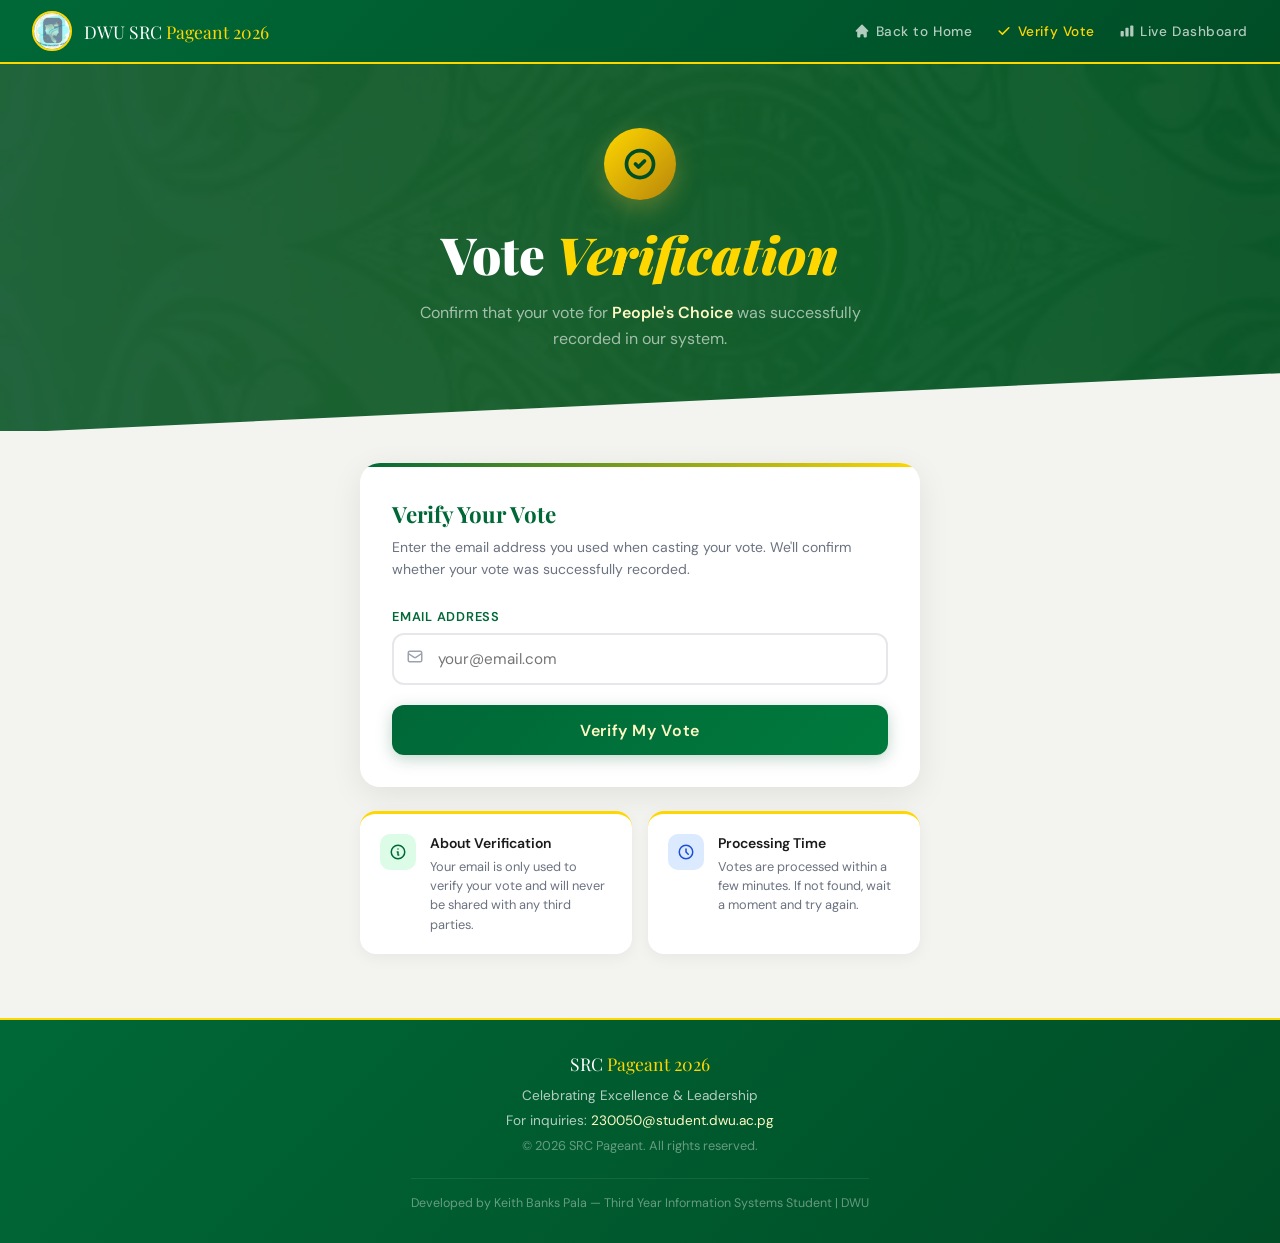
<file: verification.html>
<!DOCTYPE html>
<html lang="en">
<head>
    <meta charset="UTF-8">
    <meta name="viewport" content="width=device-width, initial-scale=1.0, maximum-scale=5.0">
    <title>DWU SRC Pageant 2026 — Verify Your Vote</title>
    <link href="https://fonts.googleapis.com/css2?family=Playfair+Display:wght@700;900&family=DM+Sans:wght@300;400;500;600&display=swap" rel="stylesheet">
    <style>
        :root {
            --green:      #006837;
            --green-mid:  #007A3D;
            --green-light:#0A9A50;
            --gold:       #FFD700;
            --gold-light: #FFF9C4;
            --gold-pale:  #FDF6DC;
            --dark:       #004d26;
            --card-bg:    #ffffff;
            --text:       #1a1a1a;
            --muted:      #6b7280;
        }

        *, *::before, *::after { box-sizing: border-box; margin: 0; padding: 0; }

        body {
            font-family: 'DM Sans', sans-serif;
            background: #f3f4f0;
            color: var(--text);
            min-height: 100vh;
        }

        /* ── NAV ─────────────────────────────────── */
        nav {
            position: fixed;
            top: 0; left: 0; right: 0;
            z-index: 100;
            background: linear-gradient(135deg, #006837 0%, #004d26 100%);
            border-bottom: 2px solid var(--gold);
            padding: 0 2rem;
            height: 64px;
            display: flex;
            align-items: center;
            justify-content: space-between;
        }
        .nav-brand {
            display: flex;
            align-items: center;
            gap: 0.75rem;
        }
        .nav-logo {
            width: 40px; height: 40px;
            border-radius: 50%;
            border: 2px solid var(--gold);
            object-fit: cover;
        }
        .nav-title {
            font-family: 'Playfair Display', serif;
            font-size: 1.1rem;
            color: #fff;
        }
        .nav-title span { color: var(--gold); }
        .nav-links {
            display: flex;
            align-items: center;
            gap: 1.5rem;
        }
        .nav-link {
            display: flex;
            align-items: center;
            gap: 0.35rem;
            color: rgba(255,255,255,0.7);
            text-decoration: none;
            font-size: 0.85rem;
            font-weight: 500;
            letter-spacing: 0.04em;
            transition: color 0.2s;
        }
        .nav-link:hover { color: var(--gold-light); }
        .nav-link.active { color: var(--gold); }
        .nav-link svg { width: 16px; height: 16px; }
        #mobile-menu-button {
            display: none;
            background: none;
            border: none;
            color: var(--gold);
            font-size: 1.5rem;
            cursor: pointer;
        }
        #mobile-menu {
            display: none;
            position: fixed;
            top: 64px; left: 0; right: 0;
            background: linear-gradient(135deg, #006837 0%, #004d26 100%);
            padding: 1rem 2rem;
            border-bottom: 1px solid rgba(212,175,55,0.3);
            z-index: 99;
        }
        #mobile-menu a {
            display: flex;
            align-items: center;
            gap: 0.5rem;
            color: rgba(255,255,255,0.8);
            text-decoration: none;
            padding: 0.6rem 0;
            font-size: 0.9rem;
            border-bottom: 1px solid rgba(255,255,255,0.06);
        }
        #mobile-menu a:last-child { border-bottom: none; }
        #mobile-menu a.active { color: var(--gold); }

        /* ── HERO ────────────────────────────────── */
        .hero {
            margin-top: 64px;
            background: var(--dark);
            position: relative;
            overflow: hidden;
            padding: 4rem 1rem 5rem;
            text-align: center;
        }
        .hero-bg {
            position: absolute;
            inset: 0;
            background-image: url('media/background.jpg');
            background-size: cover;
            background-position: center;
            opacity: 0.15;
        }
        .hero::after {
            content: '';
            position: absolute;
            bottom: -2px; left: 0; right: 0;
            height: 60px;
            background: #f3f4f0;
            clip-path: polygon(0 100%, 100% 0, 100% 100%);
        }
        .hero-content { position: relative; z-index: 2; }
        .hero-icon {
            width: 72px; height: 72px;
            background: linear-gradient(135deg, var(--gold), #b8860b);
            border-radius: 50%;
            display: inline-flex;
            align-items: center;
            justify-content: center;
            margin-bottom: 1.25rem;
            box-shadow: 0 8px 24px rgba(212,175,55,0.35);
            animation: floatIcon 3s ease-in-out infinite;
        }
        @keyframes floatIcon {
            0%, 100% { transform: translateY(0); }
            50%       { transform: translateY(-8px); }
        }
        .hero-icon svg { width: 36px; height: 36px; color: var(--dark); }
        .hero h1 {
            font-family: 'Playfair Display', serif;
            font-size: clamp(2rem, 5vw, 3.2rem);
            font-weight: 900;
            color: #fff;
            margin-bottom: 0.75rem;
        }
        .hero h1 em { color: var(--gold); font-style: italic; }
        .hero p {
            color: rgba(255,255,255,0.6);
            font-size: 1rem;
            max-width: 480px;
            margin: 0 auto;
            line-height: 1.6;
        }
        .hero p strong { color: var(--gold-light); font-weight: 600; }

        /* ── MAIN CONTENT ────────────────────────── */
        main {
            max-width: 600px;
            margin: 0 auto;
            padding: 2rem 1.25rem 4rem;
        }

        /* ── VERIFY CARD ─────────────────────────── */
        .verify-card {
            background: #fff;
            border-radius: 20px;
            overflow: hidden;
            box-shadow: 0 8px 32px rgba(0,0,0,0.08);
            margin-bottom: 1.5rem;
            animation: fadeUp 0.5s ease both;
        }
        @keyframes fadeUp {
            from { opacity: 0; transform: translateY(20px); }
            to   { opacity: 1; transform: translateY(0); }
        }
        .card-top-bar {
            height: 4px;
            background: linear-gradient(90deg, var(--green), var(--gold));
        }
        .card-body {
            padding: 2rem;
        }
        .card-title {
            font-family: 'Playfair Display', serif;
            font-size: 1.4rem;
            font-weight: 700;
            color: var(--green);
            margin-bottom: 0.4rem;
        }
        .card-desc {
            font-size: 0.875rem;
            color: var(--muted);
            line-height: 1.6;
            margin-bottom: 1.75rem;
        }

        /* ── INPUT ───────────────────────────────── */
        .field-label {
            display: block;
            font-size: 0.8rem;
            font-weight: 600;
            letter-spacing: 0.06em;
            text-transform: uppercase;
            color: var(--green);
            margin-bottom: 0.5rem;
        }
        .input-wrap {
            position: relative;
            margin-bottom: 1.25rem;
        }
        .input-icon {
            position: absolute;
            left: 14px;
            top: 50%;
            transform: translateY(-50%);
            color: #9ca3af;
            pointer-events: none;
        }
        .input-icon svg { width: 18px; height: 18px; }
        .email-input {
            width: 100%;
            padding: 0.875rem 2.75rem 0.875rem 2.75rem;
            border: 2px solid #e5e7eb;
            border-radius: 12px;
            font-family: 'DM Sans', sans-serif;
            font-size: 0.95rem;
            color: var(--text);
            background: #fff;
            transition: border-color 0.2s, box-shadow 0.2s;
            -webkit-appearance: none;
        }
        .email-input:focus {
            outline: none;
            border-color: var(--gold);
            box-shadow: 0 0 0 3px rgba(212,175,55,0.15);
        }
        .email-input:-webkit-autofill {
            -webkit-box-shadow: 0 0 0 30px white inset !important;
            -webkit-text-fill-color: var(--text) !important;
        }
        .clear-btn {
            position: absolute;
            right: 12px;
            top: 50%;
            transform: translateY(-50%);
            background: none;
            border: none;
            color: #9ca3af;
            cursor: pointer;
            padding: 4px;
            border-radius: 50%;
            display: flex;
            align-items: center;
            transition: color 0.2s, background 0.2s;
        }
        .clear-btn:hover { color: #4b5563; background: #f3f4f6; }
        .clear-btn svg { width: 16px; height: 16px; }

        /* ── VERIFY BUTTON ───────────────────────── */
        .verify-btn {
            width: 100%;
            padding: 0.9rem 1.5rem;
            background: linear-gradient(135deg, var(--green), var(--green-mid));
            color: var(--gold-light);
            border: none;
            border-radius: 12px;
            font-family: 'DM Sans', sans-serif;
            font-size: 1rem;
            font-weight: 600;
            cursor: pointer;
            letter-spacing: 0.04em;
            transition: transform 0.2s, box-shadow 0.2s;
            box-shadow: 0 4px 16px rgba(0,92,46,0.25);
        }
        .verify-btn:hover {
            transform: translateY(-2px);
            box-shadow: 0 8px 24px rgba(0,92,46,0.35);
        }
        .verify-btn:active { transform: translateY(0); }

        /* ── RESULT MESSAGE ──────────────────────── */
        .result-msg {
            display: none;
            border-radius: 12px;
            padding: 1.25rem;
            margin-top: 1.25rem;
            animation: fadeUp 0.4s ease both;
        }
        .result-msg.success {
            background: linear-gradient(135deg, #f0fdf4, #dcfce7);
            border-left: 4px solid #22c55e;
            color: #166534;
        }
        .result-msg.error {
            background: linear-gradient(135deg, #fff7ed, #ffedd5);
            border-left: 4px solid #f97316;
            color: #9a3412;
        }
        .result-msg.loading {
            background: linear-gradient(135deg, #f0f9ff, #e0f2fe);
            border-left: 4px solid #0ea5e9;
            color: #0c4a6e;
        }
        .result-msg.not-found {
            background: linear-gradient(135deg, #fef2f2, #fee2e2);
            border-left: 4px solid #ef4444;
            color: #991b1b;
        }
        .msg-head {
            font-weight: 700;
            font-size: 0.95rem;
            margin-bottom: 0.3rem;
            display: flex;
            align-items: center;
            gap: 0.5rem;
        }
        .msg-body {
            font-size: 0.875rem;
            line-height: 1.5;
        }

        /* Spinner */
        .spinner {
            width: 18px; height: 18px;
            border: 2px solid rgba(14,165,233,0.3);
            border-top-color: #0ea5e9;
            border-radius: 50%;
            animation: spin 0.8s linear infinite;
            display: inline-block;
        }
        @keyframes spin { to { transform: rotate(360deg); } }

        /* ── INFO CARDS ──────────────────────────── */
        .info-grid {
            display: grid;
            grid-template-columns: 1fr 1fr;
            gap: 1rem;
            animation: fadeUp 0.5s ease 0.15s both;
        }
        @media (max-width: 480px) {
            .info-grid { grid-template-columns: 1fr; }
        }
        .info-card {
            background: #fff;
            border-radius: 16px;
            padding: 1.25rem;
            box-shadow: 0 4px 16px rgba(0,0,0,0.05);
            border-top: 3px solid var(--gold);
            display: flex;
            gap: 0.875rem;
            align-items: flex-start;
        }
        .info-icon {
            width: 36px; height: 36px;
            border-radius: 10px;
            display: flex;
            align-items: center;
            justify-content: center;
            flex-shrink: 0;
        }
        .info-icon.green { background: #dcfce7; color: var(--green); }
        .info-icon.blue  { background: #dbeafe; color: #1d4ed8; }
        .info-icon svg { width: 18px; height: 18px; }
        .info-card h4 {
            font-weight: 600;
            font-size: 0.875rem;
            color: var(--text);
            margin-bottom: 0.3rem;
        }
        .info-card p {
            font-size: 0.8rem;
            color: var(--muted);
            line-height: 1.5;
        }

        /* ── FOOTER ──────────────────────────────── */
        footer {
            background: linear-gradient(135deg, #006837 0%, #004d26 100%);
            color: rgba(255,255,255,0.7);
            padding: 2rem;
            text-align: center;
            border-top: 2px solid var(--gold);
        }
        .footer-inner {
            max-width: 700px;
            margin: 0 auto;
            display: flex;
            flex-direction: column;
            gap: 0.5rem;
            align-items: center;
        }
        .footer-brand {
            font-family: 'Playfair Display', serif;
            font-size: 1.1rem;
            color: #fff;
            margin-bottom: 0.25rem;
        }
        .footer-brand span { color: var(--gold); }
        footer a { color: var(--gold-light); text-decoration: none; }
        footer a:hover { text-decoration: underline; }
        .footer-dev {
            margin-top: 1rem;
            padding-top: 1rem;
            border-top: 1px solid rgba(255,255,255,0.08);
            font-size: 0.78rem;
            color: rgba(255,255,255,0.4);
        }

        /* ── RESPONSIVE ──────────────────────────── */
        @media (max-width: 640px) {
            .nav-links { display: none; }
            #mobile-menu-button { display: block; }
            .card-body { padding: 1.5rem; }
        }
    </style>
</head>
<body>

<!-- ── NAV ──────────────────────────────────────────────── -->
<nav>
    <div class="nav-brand">
        <img src="media/src-logo.jpg" alt="DWU SRC" class="nav-logo"
             onerror="this.style.display='none'">
        <span class="nav-title">DWU SRC <span>Pageant 2026</span></span>
    </div>
    <div class="nav-links">
        <a href="index.html" class="nav-link">
            <svg viewBox="0 0 20 20" fill="currentColor"><path d="M10.707 2.293a1 1 0 00-1.414 0l-7 7a1 1 0 001.414 1.414L4 10.414V17a1 1 0 001 1h2a1 1 0 001-1v-2a1 1 0 011-1h2a1 1 0 011 1v2a1 1 0 001 1h2a1 1 0 001-1v-6.586l.293.293a1 1 0 001.414-1.414l-7-7z"/></svg>
            Back to Home
        </a>
        <a href="verification.html" class="nav-link active">
            <svg viewBox="0 0 20 20" fill="currentColor"><path fill-rule="evenodd" d="M16.707 5.293a1 1 0 010 1.414l-8 8a1 1 0 01-1.414 0l-4-4a1 1 0 011.414-1.414L8 12.586l7.293-7.293a1 1 0 011.414 0z" clip-rule="evenodd"/></svg>
            Verify Vote
        </a>
        <a href="dashboard.html" class="nav-link">
            <svg viewBox="0 0 20 20" fill="currentColor"><path d="M2 11a1 1 0 011-1h2a1 1 0 011 1v5a1 1 0 01-1 1H3a1 1 0 01-1-1v-5zM8 7a1 1 0 011-1h2a1 1 0 011 1v9a1 1 0 01-1 1H9a1 1 0 01-1-1V7zM14 4a1 1 0 011-1h2a1 1 0 011 1v12a1 1 0 01-1 1h-2a1 1 0 01-1-1V4z"/></svg>
            Live Dashboard
        </a>
    </div>
    <button id="mobile-menu-button" aria-label="Menu">☰</button>
</nav>

<!-- Mobile Menu -->
<div id="mobile-menu">
    <a href="index.html">
        <svg width="16" height="16" viewBox="0 0 20 20" fill="currentColor"><path d="M10.707 2.293a1 1 0 00-1.414 0l-7 7a1 1 0 001.414 1.414L4 10.414V17a1 1 0 001 1h2a1 1 0 001-1v-2a1 1 0 011-1h2a1 1 0 011 1v2a1 1 0 001 1h2a1 1 0 001-1v-6.586l.293.293a1 1 0 001.414-1.414l-7-7z"/></svg>
        Back to Home
    </a>
    <a href="verification.html" class="active">
        <svg width="16" height="16" viewBox="0 0 20 20" fill="currentColor"><path fill-rule="evenodd" d="M16.707 5.293a1 1 0 010 1.414l-8 8a1 1 0 01-1.414 0l-4-4a1 1 0 011.414-1.414L8 12.586l7.293-7.293a1 1 0 011.414 0z" clip-rule="evenodd"/></svg>
        Verify Vote
    </a>
    <a href="dashboard.html">
        <svg width="16" height="16" viewBox="0 0 20 20" fill="currentColor"><path d="M2 11a1 1 0 011-1h2a1 1 0 011 1v5a1 1 0 01-1 1H3a1 1 0 01-1-1v-5zM8 7a1 1 0 011-1h2a1 1 0 011 1v9a1 1 0 01-1 1H9a1 1 0 01-1-1V7zM14 4a1 1 0 011-1h2a1 1 0 011 1v12a1 1 0 01-1 1h-2a1 1 0 01-1-1V4z"/></svg>
        Live Dashboard
    </a>
</div>

<!-- ── HERO ─────────────────────────────────────────────── -->
<div class="hero">
    <div class="hero-bg"></div>
    <div class="hero-content">
        <div class="hero-icon">
            <svg fill="none" viewBox="0 0 24 24" stroke="currentColor" stroke-width="2.5">
                <path stroke-linecap="round" stroke-linejoin="round" d="M9 12l2 2 4-4m6 2a9 9 0 11-18 0 9 9 0 0118 0z"/>
            </svg>
        </div>
        <h1>Vote <em>Verification</em></h1>
        <p>Confirm that your vote for <strong>People's Choice</strong> was successfully recorded in our system.</p>
    </div>
</div>

<!-- ── MAIN ──────────────────────────────────────────────── -->
<main>

    <!-- Verify Card -->
    <div class="verify-card">
        <div class="card-top-bar"></div>
        <div class="card-body">
            <div class="card-title">Verify Your Vote</div>
            <div class="card-desc">Enter the email address you used when casting your vote. We'll confirm whether your vote was successfully recorded.</div>

            <label class="field-label" for="emailInput">Email Address</label>
            <div class="input-wrap">
                <span class="input-icon">
                    <svg fill="none" viewBox="0 0 24 24" stroke="currentColor" stroke-width="2">
                        <path stroke-linecap="round" stroke-linejoin="round" d="M3 8l7.89 5.26a2 2 0 002.22 0L21 8M5 19h14a2 2 0 002-2V7a2 2 0 00-2-2H5a2 2 0 00-2 2v10a2 2 0 002 2z"/>
                    </svg>
                </span>
                <input type="email" id="emailInput" class="email-input"
                       placeholder="your@email.com" autocomplete="email">
                <button class="clear-btn" id="clearBtn" title="Clear" style="display:none">
                    <svg fill="currentColor" viewBox="0 0 20 20">
                        <path fill-rule="evenodd" d="M10 18a8 8 0 100-16 8 8 0 000 16zM8.707 7.293a1 1 0 00-1.414 1.414L8.586 10l-1.293 1.293a1 1 0 101.414 1.414L10 11.414l1.293 1.293a1 1 0 001.414-1.414L11.414 10l1.293-1.293a1 1 0 00-1.414-1.414L10 8.586 8.707 7.293z" clip-rule="evenodd"/>
                    </svg>
                </button>
            </div>

            <button class="verify-btn" id="verifyBtn" onclick="verifyVote()">
                Verify My Vote
            </button>

            <!-- Result -->
            <div id="resultMsg" class="result-msg"></div>
        </div>
    </div>

    <!-- Info Cards -->
    <div class="info-grid">
        <div class="info-card">
            <div class="info-icon green">
                <svg fill="none" viewBox="0 0 24 24" stroke="currentColor" stroke-width="2">
                    <path stroke-linecap="round" stroke-linejoin="round" d="M13 16h-1v-4h-1m1-4h.01M21 12a9 9 0 11-18 0 9 9 0 0118 0z"/>
                </svg>
            </div>
            <div>
                <h4>About Verification</h4>
                <p>Your email is only used to verify your vote and will never be shared with any third parties.</p>
            </div>
        </div>
        <div class="info-card">
            <div class="info-icon blue">
                <svg fill="none" viewBox="0 0 24 24" stroke="currentColor" stroke-width="2">
                    <path stroke-linecap="round" stroke-linejoin="round" d="M12 8v4l3 3m6-3a9 9 0 11-18 0 9 9 0 0118 0z"/>
                </svg>
            </div>
            <div>
                <h4>Processing Time</h4>
                <p>Votes are processed within a few minutes. If not found, wait a moment and try again.</p>
            </div>
        </div>
    </div>

</main>

<!-- ── FOOTER ────────────────────────────────────────────── -->
<footer>
    <div class="footer-inner">
        <div class="footer-brand">SRC <span>Pageant 2026</span></div>
        <div style="font-size:0.85rem">Celebrating Excellence &amp; Leadership</div>
        <div style="font-size:0.85rem">
            For inquiries: <a href="mailto:230050@student.dwu.ac.pg">230050@student.dwu.ac.pg</a>
        </div>
        <div style="font-size:0.8rem; color:rgba(255,255,255,0.4)">© 2026 SRC Pageant. All rights reserved.</div>
        <div class="footer-dev">
            Developed by Keith Banks Pala &mdash; Third Year Information Systems Student | DWU
        </div>
    </div>
</footer>

<script>
    // ── IMPORTANT: Update this URL to your NEW Apps Script deployment URL ──
    const SCRIPT_URL = 'https://script.google.com/macros/s/AKfycbyNcezsd0LxDYlo4zdbaVOvKe9PfMNxTIKgXuKGSKo0M5-aMRw1jliho9_sN1rUBSALiQ/exec';

    // ── Input clear button ─────────────────────────────────
    const emailInput = document.getElementById('emailInput');
    const clearBtn   = document.getElementById('clearBtn');
    const resultMsg  = document.getElementById('resultMsg');

    emailInput.addEventListener('input', function () {
        clearBtn.style.display = this.value ? 'flex' : 'none';
        resultMsg.style.display = 'none';
    });
    emailInput.addEventListener('keypress', function (e) {
        if (e.key === 'Enter') { e.preventDefault(); verifyVote(); }
    });
    clearBtn.addEventListener('click', function () {
        emailInput.value = '';
        clearBtn.style.display = 'none';
        resultMsg.style.display = 'none';
        emailInput.focus();
    });

    // ── Show result helper ─────────────────────────────────
    function showResult(type, title, body) {
        resultMsg.className = `result-msg ${type}`;
        resultMsg.style.display = 'block';

        const icons = {
            loading:   `<span class="spinner"></span>`,
            success:   `<svg width="18" height="18" fill="none" viewBox="0 0 24 24" stroke="currentColor" stroke-width="2.5"><path stroke-linecap="round" stroke-linejoin="round" d="M5 13l4 4L19 7"/></svg>`,
            'not-found': `<svg width="18" height="18" fill="none" viewBox="0 0 24 24" stroke="currentColor" stroke-width="2"><path stroke-linecap="round" stroke-linejoin="round" d="M21 21l-6-6m2-5a7 7 0 11-14 0 7 7 0 0114 0z"/></svg>`,
            error:     `<svg width="18" height="18" fill="none" viewBox="0 0 24 24" stroke="currentColor" stroke-width="2"><path stroke-linecap="round" stroke-linejoin="round" d="M12 9v2m0 4h.01m-6.938 4h13.856c1.54 0 2.502-1.667 1.732-3L13.732 4c-.77-1.333-2.694-1.333-3.464 0L3.34 16c-.77 1.333.192 3 1.732 3z"/></svg>`,
        };

        resultMsg.innerHTML = `
            <div class="msg-head">${icons[type] || ''} ${title}</div>
            <div class="msg-body">${body}</div>
        `;
        resultMsg.scrollIntoView({ behavior: 'smooth', block: 'nearest' });
    }

    // ── Verify function ────────────────────────────────────
    async function verifyVote() {
        const email = emailInput.value.trim().toLowerCase();

        if (!email || !email.includes('@')) {
            showResult('error', 'Invalid Email', 'Please enter a valid email address.');
            return;
        }

        const btn = document.getElementById('verifyBtn');
        btn.disabled = true;
        btn.textContent = 'Verifying...';
        showResult('loading', 'Checking your vote…', 'Please wait while we look up your email.');

        const url = SCRIPT_URL + '?email=' + encodeURIComponent(email);

        try {
            const response = await fetch(url);
            if (!response.ok) throw new Error('Network error');
            const data = await response.json();

            if (data.status === 'success') {
                const votedFor = data.contestant || 'your selected contestants';
                const time = data.timestamp
                    ? new Date(data.timestamp).toLocaleString('en-US', {
                        year: 'numeric', month: 'long', day: 'numeric',
                        hour: '2-digit', minute: '2-digit'
                      })
                    : 'unknown time';

                showResult('success', '✓ Vote Verified!',
                    `Your vote for <strong>${votedFor}</strong> was successfully recorded on ${time}.`
                );
            } else {
                showResult('not-found', 'No Vote Found',
                    `We couldn't find a vote linked to <strong>${email}</strong>. Please check your email address and try again, or contact support.`
                );
            }
        } catch (err) {
            showResult('error', 'Connection Error',
                'We couldn\'t reach the verification server. Please check your internet connection and try again.'
            );
            console.error('Verification error:', err);
        } finally {
            btn.disabled = false;
            btn.textContent = 'Verify My Vote';
        }
    }

    // ── Mobile menu ────────────────────────────────────────
    document.addEventListener('DOMContentLoaded', function () {
        const menuBtn    = document.getElementById('mobile-menu-button');
        const mobileMenu = document.getElementById('mobile-menu');

        menuBtn.addEventListener('click', function (e) {
            e.stopPropagation();
            const open = mobileMenu.style.display === 'block';
            mobileMenu.style.display = open ? 'none' : 'block';
            menuBtn.textContent = open ? '☰' : '✕';
        });
        document.addEventListener('click', function (e) {
            if (!menuBtn.contains(e.target) && !mobileMenu.contains(e.target)) {
                mobileMenu.style.display = 'none';
                menuBtn.textContent = '☰';
            }
        });
    });

    // ── Block devtools ─────────────────────────────────────
    document.addEventListener('keydown', function (e) {
        if (e.ctrlKey && e.key.toLowerCase() === 'u') e.preventDefault();
        if (e.key === 'F12') e.preventDefault();
        if (e.ctrlKey && e.shiftKey && e.key.toLowerCase() === 'i') e.preventDefault();
    });
    document.addEventListener('contextmenu', function (e) { e.preventDefault(); });
</script>
</body>
</html>
</file>
